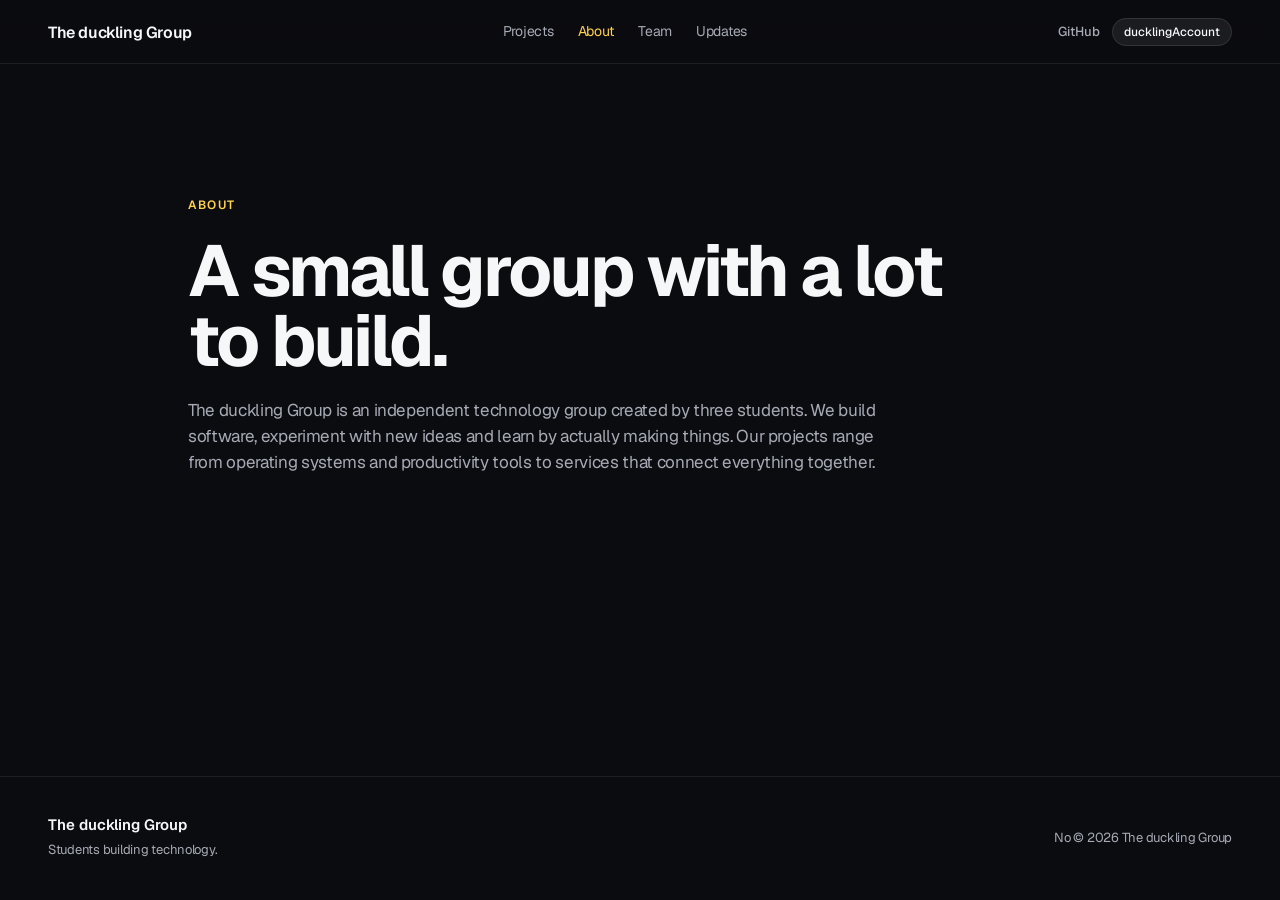
<file: about/index.html>
<!DOCTYPE html>
<html dir="ltr"><head>
<base href="/">
<link rel="stylesheet" href="/styles.css"><script>(function(){var f=window.fetch;window.fetch=function(u,o){if(typeof u==='string'&&u.includes('.framercms')){return f('/assets/cms/'+u.split('/').pop(),o);}return f(u,o);};})();</script>
	<meta charset="utf-8">
	<meta name="viewport" content="width=device-width">
	<meta name="generator" content="Framer 80f113d">
	<title>About — The duckling Group</title>
    <meta name="description" content="Learn about the three students behind The duckling Group.">
    <meta name="framer-search-index" content="https://framerusercontent.com/sites/5DbwZ9xO3C9pHKiNMWk3HV/searchIndex-etUGyTsHsigb.json">
    <meta name="framer-search-index-fallback" content="https://framerusercontent.com/sites/5DbwZ9xO3C9pHKiNMWk3HV/searchIndex-r2Hm7cQu2kRT.json">
    <link href="assets/images/image-extra-1.png" rel="icon" media="(prefers-color-scheme: light)">
    <link href="assets/images/image-extra-2.png" rel="icon" media="(prefers-color-scheme: dark)">
    <link rel="apple-touch-icon" href="assets/images/image-extra-3.png">
    <!-- Open Graph -->
    <meta property="og:type" content="website">
    <meta property="og:title" content="About — The duckling Group">
    <meta property="og:description" content="Learn about the three students behind The duckling Group.">
    <!-- X -->
    <meta name="twitter:card" content="summary_large_image">
    <meta name="twitter:title" content="About — The duckling Group">
    <meta name="twitter:description" content="Learn about the three students behind The duckling Group.">
	
	
	<script>try{if(localStorage.getItem("__framer_force_showing_editorbar_since")){const n=document.createElement("link");n.rel="modulepreload";n.href="https://framer.com/edit/init.mjs";document.head.appendChild(n)}}catch(e){}</script>
	<link rel="canonical" href="https://ducklingos.framer.website/about"><meta property="og:url" content="https://ducklingos.framer.website/about"><!-- Start of headStart -->
    
    <!-- End of headStart -->
	
	
	<link href="https://fonts.gstatic.com" rel="preconnect" crossorigin="">
    <link href="https://fonts.gstatic.com" rel="preconnect" crossorigin="">
	
	<meta name="robots" content="max-image-preview:large"><!-- Start of headEnd -->
    
    <!-- End of headEnd -->
	
</head>
<body>
	
	<!-- Start of bodyStart -->
    
    <!-- End of bodyStart -->
	
	<div id="main" data-framer-hydrate-v2="{&quot;routeId&quot;:&quot;e_uIjGuAp&quot;,&quot;localeId&quot;:&quot;default&quot;,&quot;breakpoints&quot;:[{&quot;hash&quot;:&quot;2m03di&quot;,&quot;mediaQuery&quot;:&quot;(min-width: 1200px)&quot;},{&quot;hash&quot;:&quot;y78dkk&quot;,&quot;mediaQuery&quot;:&quot;(max-width: 1199.98px)&quot;},{&quot;hash&quot;:&quot;lr08j6&quot;,&quot;mediaQuery&quot;:&quot;(min-width: 1200px)&quot;},{&quot;hash&quot;:&quot;x21uqa&quot;,&quot;mediaQuery&quot;:&quot;(max-width: 1199.98px)&quot;}]}" data-framer-ssr-released-at="2026-08-12T12:02:11.066Z" data-framer-page-optimized-at="2026-08-17T10:55:31.889Z" data-framer-generated-page=""><!--$--><div class="framer-zagRL framer-sor7V framer-lr08j6" data-layout-template="true" style="min-height:100vh;width:auto"><nav class="framer-yuowwo hidden-x21uqa" data-border="true" data-framer-name="Navigation"><div class="framer-lxy3l6" data-framer-name="The duckling Group" data-framer-component-type="RichTextContainer" style="transform:none"><p dir="auto" style="--font-selector:R0Y7R2Vpc3QtNjAw;--framer-font-family:&quot;Geist&quot;, &quot;Geist Placeholder&quot;, sans-serif;--framer-font-weight:600;--framer-letter-spacing:-0.4px;--framer-text-color:var(--token-af2a713d-8107-4ac0-91a1-6869e2e819c4)" class="framer-text"><!--$--><a class="framer-text" href="./">The duckling Group</a><!--/$--></p></div><div class="framer-ma07x0" data-framer-name="Primary Links"><div class="framer-oi48ie" data-framer-name="Projects" data-framer-component-type="RichTextContainer" style="transform:none"><p dir="auto" style="--font-selector:R0Y7R2Vpc3QtcmVndWxhcg==;--framer-font-family:&quot;Geist&quot;, &quot;Geist Placeholder&quot;, sans-serif;--framer-font-open-type-features:'blwf' on, 'cv03' on, 'cv04' on, 'cv09' on, 'cv11' on;--framer-font-size:14px;--framer-letter-spacing:-0.02em;--framer-line-height:1.55em;--framer-text-color:var(--token-48d44ef3-8698-4cf6-9890-73f0f3809ace)" class="framer-text"><!--$--><a class="framer-text framer-styles-preset-ivhhzs" data-styles-preset="o_bg2IAbJ" href="./projects">Projects</a><!--/$--></p></div><div class="framer-1n0964c" data-framer-name="About" data-framer-component-type="RichTextContainer" style="transform:none"><p dir="auto" style="--font-selector:R0Y7R2Vpc3QtcmVndWxhcg==;--framer-font-family:&quot;Geist&quot;, &quot;Geist Placeholder&quot;, sans-serif;--framer-font-open-type-features:'blwf' on, 'cv03' on, 'cv04' on, 'cv09' on, 'cv11' on;--framer-font-size:14px;--framer-letter-spacing:-0.02em;--framer-line-height:1.55em;--framer-text-color:var(--token-48d44ef3-8698-4cf6-9890-73f0f3809ace)" class="framer-text"><!--$--><a class="framer-text framer-styles-preset-ivhhzs" data-styles-preset="o_bg2IAbJ" href="./about" data-framer-page-link-current="true">About</a><!--/$--></p></div><div class="framer-1xygyyd" data-framer-name="Team" data-framer-component-type="RichTextContainer" style="transform:none"><p dir="auto" style="--font-selector:R0Y7R2Vpc3QtcmVndWxhcg==;--framer-font-family:&quot;Geist&quot;, &quot;Geist Placeholder&quot;, sans-serif;--framer-font-open-type-features:'blwf' on, 'cv03' on, 'cv04' on, 'cv09' on, 'cv11' on;--framer-font-size:14px;--framer-letter-spacing:-0.02em;--framer-line-height:1.55em;--framer-text-color:var(--token-48d44ef3-8698-4cf6-9890-73f0f3809ace)" class="framer-text"><!--$--><a class="framer-text framer-styles-preset-ivhhzs" data-styles-preset="o_bg2IAbJ" href="./team">Team</a><!--/$--></p></div><div class="framer-95ehix" data-framer-name="Updates" data-framer-component-type="RichTextContainer" style="transform:none"><p dir="auto" style="--font-selector:R0Y7R2Vpc3QtcmVndWxhcg==;--framer-font-family:&quot;Geist&quot;, &quot;Geist Placeholder&quot;, sans-serif;--framer-font-open-type-features:'blwf' on, 'cv03' on, 'cv04' on, 'cv09' on, 'cv11' on;--framer-font-size:14px;--framer-letter-spacing:-0.02em;--framer-line-height:1.55em;--framer-text-color:var(--token-48d44ef3-8698-4cf6-9890-73f0f3809ace)" class="framer-text"><!--$--><a class="framer-text framer-styles-preset-ivhhzs" data-styles-preset="o_bg2IAbJ" href="./updates">Updates</a><!--/$--></p></div></div><div class="framer-1gk5fn1" data-framer-name="Navigation Actions"><div class="framer-liolit" data-framer-name="GitHub Link" data-framer-component-type="RichTextContainer" style="transform:none"><p dir="auto" style="--font-selector:R0Y7R2Vpc3QtNTAw;--framer-font-family:&quot;Geist&quot;, &quot;Geist Placeholder&quot;, sans-serif;--framer-font-size:13px;--framer-font-weight:500;--framer-text-color:var(--token-af2a713d-8107-4ac0-91a1-6869e2e819c4)" class="framer-text"><!--$--><a class="framer-text framer-styles-preset-ivhhzs" data-styles-preset="o_bg2IAbJ" href="https://github.com/The-duckling-Group" rel="">GitHub</a><!--/$--></p></div><!--$--><a class="framer-dt9i3i framer-5lvry8" data-border="true" data-framer-name="ducklingAccount" href="./ducklingaccount"><div class="framer-gii0br" data-framer-name="Account Label" data-framer-component-type="RichTextContainer" style="transform:none"><p dir="auto" style="--font-selector:R0Y7R2Vpc3QtNTAw;--framer-font-family:&quot;Geist&quot;, &quot;Geist Placeholder&quot;, sans-serif;--framer-font-size:12px;--framer-font-weight:500;--framer-text-color:var(--token-af2a713d-8107-4ac0-91a1-6869e2e819c4)" class="framer-text">ducklingAccount</p></div></a><!--/$--></div></nav><div data-framer-root="" class="framer-Hevf5 framer-SFDWd framer-E26Gt framer-GmzDG framer-2m03di" style="min-height:100vh;width:auto;display:contents"><main class="framer-1vxavy4" data-framer-name="About Introduction"><div class="framer-17qzxrr" data-framer-name="About Label" data-framer-component-type="RichTextContainer" style="transform:none"><p class="framer-text framer-styles-preset-1yyz6af" data-styles-preset="T4jFqDm8q" dir="auto">About</p></div><div class="framer-28lcp4" data-framer-name="About Title" data-framer-component-type="RichTextContainer" style="transform:none"><h1 class="framer-text framer-styles-preset-17a0j16" data-styles-preset="ncuBIhTzy" dir="auto">A small group with a lot to build.</h1></div><div class="framer-2ixqag" data-framer-name="About Copy" data-framer-component-type="RichTextContainer" style="transform:none"><p class="framer-text framer-styles-preset-p9h48j" data-styles-preset="w3jsEUZ9s" dir="auto">The duckling Group is an independent technology group created by three students. We build software, experiment with new ideas and learn by actually making things. Our projects range from operating systems and productivity tools to services that connect everything together.</p></div></main></div><div id="overlay"></div><div class="framer-ejfg0c"></div><footer class="framer-10838es" data-border="true" data-framer-name="Footer"><div class="framer-1gz3zi7" data-framer-name="Footer Identity"><div class="framer-radfnp" data-framer-name="Footer Brand" data-framer-component-type="RichTextContainer" style="transform:none"><p dir="auto" style="--font-selector:R0Y7R2Vpc3QtNjAw;--framer-font-family:&quot;Geist&quot;, &quot;Geist Placeholder&quot;, sans-serif;--framer-font-size:15px;--framer-font-weight:600;--framer-text-color:var(--token-af2a713d-8107-4ac0-91a1-6869e2e819c4)" class="framer-text">The duckling Group</p></div><div class="framer-ibripr" data-framer-name="Footer Line" data-framer-component-type="RichTextContainer" style="transform:none"><p dir="auto" style="--font-selector:R0Y7R2Vpc3QtcmVndWxhcg==;--framer-font-family:&quot;Geist&quot;, &quot;Geist Placeholder&quot;, sans-serif;--framer-font-open-type-features:'blwf' on, 'cv03' on, 'cv04' on, 'cv09' on, 'cv11' on;--framer-font-size:13px;--framer-letter-spacing:-0.02em;--framer-line-height:1.55em;--framer-text-color:var(--token-48d44ef3-8698-4cf6-9890-73f0f3809ace)" class="framer-text">Students building technology.</p></div></div><div class="framer-xtmhgi" data-framer-name="Footer Legal" data-framer-component-type="RichTextContainer" style="transform:none"><p dir="auto" style="--font-selector:R0Y7R2Vpc3QtcmVndWxhcg==;--framer-font-family:&quot;Geist&quot;, &quot;Geist Placeholder&quot;, sans-serif;--framer-font-open-type-features:'blwf' on, 'cv03' on, 'cv04' on, 'cv09' on, 'cv11' on;--framer-font-size:13px;--framer-letter-spacing:-0.02em;--framer-line-height:1.55em;--framer-text-color:var(--token-48d44ef3-8698-4cf6-9890-73f0f3809ace)" class="framer-text">No © 2026 The duckling Group</p></div></footer></div><div id="template-overlay"></div><!--/$--></div><script>(()=>{function u(){function n(t,e,i){let r=document.createElement("a");r.href=t,r.target=i,r.rel=e,document.body.appendChild(r),r.click(),r.remove()}function o(t){if(this.dataset.hydrated){this.removeEventListener("click",o);return}t.preventDefault(),t.stopPropagation();let e=this.getAttribute("href");if(!e)return;if(/Mac|iPod|iPhone|iPad/u.test(navigator.userAgent)?t.metaKey:t.ctrlKey)return n(e,"","_blank");let r=this.getAttribute("rel")??"",c=this.getAttribute("target")??"";n(e,r,c)}function a(t){if(this.dataset.hydrated){this.removeEventListener("auxclick",o);return}t.preventDefault(),t.stopPropagation();let e=this.getAttribute("href");e&&n(e,"","_blank")}function s(t){if(this.dataset.hydrated){this.removeEventListener("keydown",s);return}if(t.key!=="Enter")return;t.preventDefault(),t.stopPropagation();let e=this.getAttribute("href");if(!e)return;let i=this.getAttribute("rel")??"",r=this.getAttribute("target")??"";n(e,i,r)}document.querySelectorAll("[data-nested-link]").forEach(t=>{t instanceof HTMLElement&&(t.addEventListener("click",o),t.addEventListener("auxclick",a),t.addEventListener("keydown",s))})}return u})()()</script>
	<script>!function(){var w="framer_variant";function u(a,r){let e=r.indexOf("#"),t=e===-1?r:r.substring(0,e),o=e===-1?"":r.substring(e),n=t.indexOf("?"),h=n===-1?t:t.substring(0,n),d=n===-1?"":t.substring(n),s=new URLSearchParams(d),m=new URLSearchParams(a);for(let[i,l]of m)s.has(i)||i!==w&&s.append(i,l);let c=s.toString();return c===""?t+o:h+"?"+c+o}var g='div#main a[href^="#"],div#main a[href^="/"],div#main a[href^="."]',f="div#main a[data-framer-preserve-params]",S=document.currentScript?.hasAttribute("data-preserve-internal-params");if(window.location.search&&!navigator.webdriver&&!/bot|-google|google-|yandex|ia_archiver|crawl|spider/iu.test(navigator.userAgent)){let a=document.querySelectorAll(S?`${g},${f}`:f);for(let r of a){let e=u(window.location.search,r.href);r.setAttribute("href",e)}}
}()</script>
	
	
	<script data-framer-appear-animation="no-preference"></script>
	<script>typeof document<"u"&&(window.process={...window.process,env:{...window.process?.env,NODE_ENV:"production"}});</script>
	<link rel="modulepreload" fetchpriority="low" href="assets/js/rolldown-runtime.Dh6celcD.mjs"><link rel="modulepreload" fetchpriority="low" href="assets/js/react.D20wc1Tc.mjs"><link rel="modulepreload" fetchpriority="low" href="assets/js/motion.uC3ezD0d.mjs"><link rel="modulepreload" fetchpriority="low" href="assets/js/framer.DXC63VhQ.mjs"><link rel="modulepreload" fetchpriority="low" href="assets/js/o_bg2IAbJ.DBfbu4vd.mjs"><link rel="modulepreload" fetchpriority="low" href="assets/js/_yuixzQ9W_aStLYdghujUWFBWfIZAzDmCykZUYZoQAo.DJ2f6aO5.mjs"><link rel="modulepreload" fetchpriority="low" href="assets/js/shared-lib.B16u9HDp.mjs"><link rel="modulepreload" fetchpriority="low" href="assets/js/w3jsEUZ9s.CgBPEH3D.mjs"><link rel="modulepreload" fetchpriority="low" href="assets/js/zqyN0PFk5csU_G-GKr7Nn31oiocm4kYpXfKlY1LpeIg.eL5512sH.mjs"><script type="module" async="" data-framer-bundle="main" fetchpriority="low" src="assets/js/script_main.Bgwu5ZPs.mjs"></script><div id="svg-templates" style="position: absolute; overflow: hidden; bottom: 0; left: 0; width: 0; height: 0; z-index: 0; contain: strict" aria-hidden="true">
</div>
	<!-- Start of bodyEnd -->
    
    <!-- End of bodyEnd -->


<iframe id="__framer-editorbar" src="https://framer.com/edit?framerSiteId=2128a54ea29dee9a0a9e3ef9291447e3f9967a27de4056fa9b4461cb5a7df313&amp;source=ducklingos.framer.website&amp;features=%7B%22editorBarDisableFrameAncestorsSecurity%22%3Afalse%2C%22onPageLocalizationSupport%22%3Atrue%2C%22onPageMoveTool%22%3Atrue%2C%22onPageRichTextBlockSelection%22%3Atrue%7D&amp;loadStart=1786964141369" aria-hidden="true" allow="autoplay" tabindex="-1" class="status_hidden"></iframe></body></html>
</file>
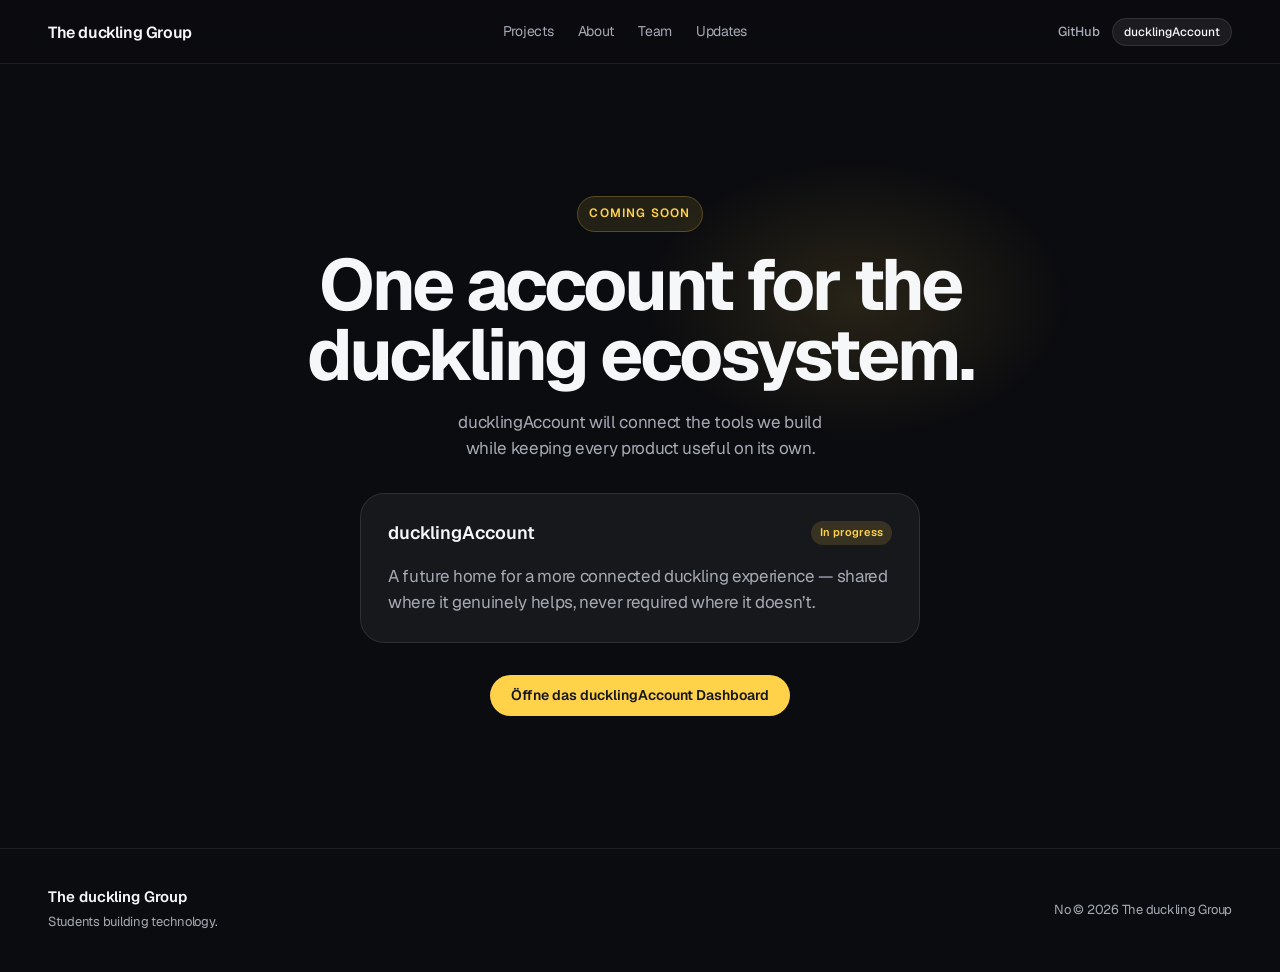
<file: ducklingaccount/index.html>
<!DOCTYPE html>
<html dir="ltr"><head>
<base href="/">
<link rel="stylesheet" href="/styles.css"><script>(function(){var f=window.fetch;window.fetch=function(u,o){if(typeof u==='string'&&u.includes('.framercms')){return f('/assets/cms/'+u.split('/').pop(),o);}return f(u,o);};})();</script>
	<meta charset="utf-8">
	<meta name="viewport" content="width=device-width">
	<meta name="generator" content="Framer 80f113d">
	<title>ducklingAccount — The duckling Group</title>
    <meta name="description" content="ducklingAccount is the future connection point for the duckling ecosystem.">
    <meta name="framer-search-index" content="https://framerusercontent.com/sites/5DbwZ9xO3C9pHKiNMWk3HV/searchIndex-etUGyTsHsigb.json">
    <meta name="framer-search-index-fallback" content="https://framerusercontent.com/sites/5DbwZ9xO3C9pHKiNMWk3HV/searchIndex-r2Hm7cQu2kRT.json">
    <link href="assets/images/image-extra-1.png" rel="icon" media="(prefers-color-scheme: light)">
    <link href="assets/images/image-extra-2.png" rel="icon" media="(prefers-color-scheme: dark)">
    <link rel="apple-touch-icon" href="assets/images/image-extra-3.png">
    <!-- Open Graph -->
    <meta property="og:type" content="website">
    <meta property="og:title" content="ducklingAccount — The duckling Group">
    <meta property="og:description" content="ducklingAccount is the future connection point for the duckling ecosystem.">
    <!-- X -->
    <meta name="twitter:card" content="summary_large_image">
    <meta name="twitter:title" content="ducklingAccount — The duckling Group">
    <meta name="twitter:description" content="ducklingAccount is the future connection point for the duckling ecosystem.">
	
	
	<script>try{if(localStorage.getItem("__framer_force_showing_editorbar_since")){const n=document.createElement("link");n.rel="modulepreload";n.href="https://framer.com/edit/init.mjs";document.head.appendChild(n)}}catch(e){}</script>
	<link rel="canonical" href="https://ducklingos.framer.website/ducklingaccount"><meta property="og:url" content="https://ducklingos.framer.website/ducklingaccount"><!-- Start of headStart -->
    
    <!-- End of headStart -->
	
	
	<link href="https://fonts.gstatic.com" rel="preconnect" crossorigin="">
    <link href="https://fonts.gstatic.com" rel="preconnect" crossorigin="">
	
	<meta name="robots" content="max-image-preview:large"><!-- Start of headEnd -->
    
    <!-- End of headEnd -->
	
</head>
<body>
	
	<!-- Start of bodyStart -->
    
    <!-- End of bodyStart -->
	
	<div id="main" data-framer-hydrate-v2="{&quot;routeId&quot;:&quot;Y_bXOsZh_&quot;,&quot;localeId&quot;:&quot;default&quot;,&quot;breakpoints&quot;:[{&quot;hash&quot;:&quot;1r2yinb&quot;,&quot;mediaQuery&quot;:&quot;(min-width: 1200px)&quot;},{&quot;hash&quot;:&quot;1sxcr2m&quot;,&quot;mediaQuery&quot;:&quot;(max-width: 1199.98px)&quot;},{&quot;hash&quot;:&quot;lr08j6&quot;,&quot;mediaQuery&quot;:&quot;(min-width: 1200px)&quot;},{&quot;hash&quot;:&quot;x21uqa&quot;,&quot;mediaQuery&quot;:&quot;(max-width: 1199.98px)&quot;}]}" data-framer-ssr-released-at="2026-08-12T12:02:11.066Z" data-framer-page-optimized-at="2026-08-17T10:55:31.848Z" data-framer-generated-page=""><!--$--><div class="framer-zagRL framer-sor7V framer-lr08j6" data-layout-template="true" style="min-height:100vh;width:auto"><nav class="framer-yuowwo hidden-x21uqa" data-border="true" data-framer-name="Navigation"><div class="framer-lxy3l6" data-framer-name="The duckling Group" data-framer-component-type="RichTextContainer" style="transform:none"><p dir="auto" style="--font-selector:R0Y7R2Vpc3QtNjAw;--framer-font-family:&quot;Geist&quot;, &quot;Geist Placeholder&quot;, sans-serif;--framer-font-weight:600;--framer-letter-spacing:-0.4px;--framer-text-color:var(--token-af2a713d-8107-4ac0-91a1-6869e2e819c4)" class="framer-text"><!--$--><a class="framer-text" href="./">The duckling Group</a><!--/$--></p></div><div class="framer-ma07x0" data-framer-name="Primary Links"><div class="framer-oi48ie" data-framer-name="Projects" data-framer-component-type="RichTextContainer" style="transform:none"><p dir="auto" style="--font-selector:R0Y7R2Vpc3QtcmVndWxhcg==;--framer-font-family:&quot;Geist&quot;, &quot;Geist Placeholder&quot;, sans-serif;--framer-font-open-type-features:'blwf' on, 'cv03' on, 'cv04' on, 'cv09' on, 'cv11' on;--framer-font-size:14px;--framer-letter-spacing:-0.02em;--framer-line-height:1.55em;--framer-text-color:var(--token-48d44ef3-8698-4cf6-9890-73f0f3809ace)" class="framer-text"><!--$--><a class="framer-text framer-styles-preset-ivhhzs" data-styles-preset="o_bg2IAbJ" href="./projects">Projects</a><!--/$--></p></div><div class="framer-1n0964c" data-framer-name="About" data-framer-component-type="RichTextContainer" style="transform:none"><p dir="auto" style="--font-selector:R0Y7R2Vpc3QtcmVndWxhcg==;--framer-font-family:&quot;Geist&quot;, &quot;Geist Placeholder&quot;, sans-serif;--framer-font-open-type-features:'blwf' on, 'cv03' on, 'cv04' on, 'cv09' on, 'cv11' on;--framer-font-size:14px;--framer-letter-spacing:-0.02em;--framer-line-height:1.55em;--framer-text-color:var(--token-48d44ef3-8698-4cf6-9890-73f0f3809ace)" class="framer-text"><!--$--><a class="framer-text framer-styles-preset-ivhhzs" data-styles-preset="o_bg2IAbJ" href="./about">About</a><!--/$--></p></div><div class="framer-1xygyyd" data-framer-name="Team" data-framer-component-type="RichTextContainer" style="transform:none"><p dir="auto" style="--font-selector:R0Y7R2Vpc3QtcmVndWxhcg==;--framer-font-family:&quot;Geist&quot;, &quot;Geist Placeholder&quot;, sans-serif;--framer-font-open-type-features:'blwf' on, 'cv03' on, 'cv04' on, 'cv09' on, 'cv11' on;--framer-font-size:14px;--framer-letter-spacing:-0.02em;--framer-line-height:1.55em;--framer-text-color:var(--token-48d44ef3-8698-4cf6-9890-73f0f3809ace)" class="framer-text"><!--$--><a class="framer-text framer-styles-preset-ivhhzs" data-styles-preset="o_bg2IAbJ" href="./team">Team</a><!--/$--></p></div><div class="framer-95ehix" data-framer-name="Updates" data-framer-component-type="RichTextContainer" style="transform:none"><p dir="auto" style="--font-selector:R0Y7R2Vpc3QtcmVndWxhcg==;--framer-font-family:&quot;Geist&quot;, &quot;Geist Placeholder&quot;, sans-serif;--framer-font-open-type-features:'blwf' on, 'cv03' on, 'cv04' on, 'cv09' on, 'cv11' on;--framer-font-size:14px;--framer-letter-spacing:-0.02em;--framer-line-height:1.55em;--framer-text-color:var(--token-48d44ef3-8698-4cf6-9890-73f0f3809ace)" class="framer-text"><!--$--><a class="framer-text framer-styles-preset-ivhhzs" data-styles-preset="o_bg2IAbJ" href="./updates">Updates</a><!--/$--></p></div></div><div class="framer-1gk5fn1" data-framer-name="Navigation Actions"><div class="framer-liolit" data-framer-name="GitHub Link" data-framer-component-type="RichTextContainer" style="transform:none"><p dir="auto" style="--font-selector:R0Y7R2Vpc3QtNTAw;--framer-font-family:&quot;Geist&quot;, &quot;Geist Placeholder&quot;, sans-serif;--framer-font-size:13px;--framer-font-weight:500;--framer-text-color:var(--token-af2a713d-8107-4ac0-91a1-6869e2e819c4)" class="framer-text"><!--$--><a class="framer-text framer-styles-preset-ivhhzs" data-styles-preset="o_bg2IAbJ" href="https://github.com/The-duckling-Group" rel="">GitHub</a><!--/$--></p></div><!--$--><a class="framer-dt9i3i framer-5lvry8" data-border="true" data-framer-name="ducklingAccount" href="./ducklingaccount" data-framer-page-link-current="true"><div class="framer-gii0br" data-framer-name="Account Label" data-framer-component-type="RichTextContainer" style="transform:none"><p dir="auto" style="--font-selector:R0Y7R2Vpc3QtNTAw;--framer-font-family:&quot;Geist&quot;, &quot;Geist Placeholder&quot;, sans-serif;--framer-font-size:12px;--framer-font-weight:500;--framer-text-color:var(--token-af2a713d-8107-4ac0-91a1-6869e2e819c4)" class="framer-text">ducklingAccount</p></div></a><!--/$--></div></nav><div data-framer-root="" class="framer-27RW3 framer-SFDWd framer-E26Gt framer-GmzDG framer-urkLo framer-1r2yinb" style="min-height:100vh;width:auto;display:contents"><main class="framer-1i3xmfm" data-framer-name="ducklingAccount Introduction"><div class="framer-1w5q3c5" data-framer-name="Account Copy"><div class="framer-ixkse3" data-border="true" data-framer-name="Account Status"><div class="framer-18jpttv" data-framer-name="Coming Soon" data-framer-component-type="RichTextContainer" style="transform:none"><p class="framer-text framer-styles-preset-1yyz6af" data-styles-preset="T4jFqDm8q" dir="auto">Coming soon</p></div></div><div class="framer-oo6rm9" data-framer-name="Account Title" data-framer-component-type="RichTextContainer" style="transform:none"><h1 class="framer-text framer-styles-preset-17a0j16" data-styles-preset="ncuBIhTzy" dir="auto" style="--framer-text-alignment:center">One account for the duckling ecosystem.</h1></div><div class="framer-1dzxal2" data-framer-name="Account Description" data-framer-component-type="RichTextContainer" style="transform:none"><p class="framer-text framer-styles-preset-p9h48j" data-styles-preset="w3jsEUZ9s" dir="auto" style="--framer-text-alignment:center">ducklingAccount will connect the tools we build while keeping every product useful on its own.</p></div></div><div class="framer-ip6wg3" data-border="true" data-framer-name="Account Preview"><div class="framer-adai0" data-framer-name="Preview Header"><div class="framer-1gfqf5d" data-framer-name="Preview Name" data-framer-component-type="RichTextContainer" style="transform:none"><p dir="auto" style="--font-selector:R0Y7R2Vpc3QtNjAw;--framer-font-family:&quot;Geist&quot;, &quot;Geist Placeholder&quot;, sans-serif;--framer-font-size:18px;--framer-font-weight:600;--framer-text-color:var(--token-af2a713d-8107-4ac0-91a1-6869e2e819c4)" class="framer-text">ducklingAccount</p></div><div class="framer-s2d232" data-framer-name="Preview Badge"><div class="framer-17sgtqh" data-framer-name="Preview Badge Text" data-framer-component-type="RichTextContainer" style="transform:none"><p dir="auto" style="--font-selector:R0Y7R2Vpc3QtNjAw;--framer-font-family:&quot;Geist&quot;, &quot;Geist Placeholder&quot;, sans-serif;--framer-font-size:11px;--framer-font-weight:600;--framer-text-color:var(--token-bd12efbc-5b32-46e8-8615-2f49a88c4d34)" class="framer-text">In progress</p></div></div></div><div class="framer-1j22qp" data-framer-name="Preview Copy" data-framer-component-type="RichTextContainer" style="transform:none"><p class="framer-text framer-styles-preset-p9h48j" data-styles-preset="w3jsEUZ9s" dir="auto">A future home for a more connected duckling experience — shared where it genuinely helps, never required where it doesn’t.</p></div></div><button class="framer-gflev4" data-framer-name="Back to Home" data-reset="button"><div class="framer-1g95u3v" data-framer-name="Back Label" data-framer-component-type="RichTextContainer" style="transform:none"><p dir="auto" style="--font-selector:R0Y7R2Vpc3QtNjAw;--framer-font-family:&quot;Geist&quot;, &quot;Geist Placeholder&quot;, sans-serif;--framer-font-size:14px;--framer-font-weight:600;--framer-text-alignment:center;--framer-text-color:rgb(23, 24, 28)" class="framer-text"><!--$--><a class="framer-text framer-styles-preset-udatv0" data-styles-preset="Po4yUcfrs" href="https://accounts.ducklingos.me/user" target="_blank" rel="">Öffne das ducklingAccount Dashboard</a><!--/$--></p></div></button></main></div><div id="overlay"></div><div class="framer-ejfg0c"></div><footer class="framer-10838es" data-border="true" data-framer-name="Footer"><div class="framer-1gz3zi7" data-framer-name="Footer Identity"><div class="framer-radfnp" data-framer-name="Footer Brand" data-framer-component-type="RichTextContainer" style="transform:none"><p dir="auto" style="--font-selector:R0Y7R2Vpc3QtNjAw;--framer-font-family:&quot;Geist&quot;, &quot;Geist Placeholder&quot;, sans-serif;--framer-font-size:15px;--framer-font-weight:600;--framer-text-color:var(--token-af2a713d-8107-4ac0-91a1-6869e2e819c4)" class="framer-text">The duckling Group</p></div><div class="framer-ibripr" data-framer-name="Footer Line" data-framer-component-type="RichTextContainer" style="transform:none"><p dir="auto" style="--font-selector:R0Y7R2Vpc3QtcmVndWxhcg==;--framer-font-family:&quot;Geist&quot;, &quot;Geist Placeholder&quot;, sans-serif;--framer-font-open-type-features:'blwf' on, 'cv03' on, 'cv04' on, 'cv09' on, 'cv11' on;--framer-font-size:13px;--framer-letter-spacing:-0.02em;--framer-line-height:1.55em;--framer-text-color:var(--token-48d44ef3-8698-4cf6-9890-73f0f3809ace)" class="framer-text">Students building technology.</p></div></div><div class="framer-xtmhgi" data-framer-name="Footer Legal" data-framer-component-type="RichTextContainer" style="transform:none"><p dir="auto" style="--font-selector:R0Y7R2Vpc3QtcmVndWxhcg==;--framer-font-family:&quot;Geist&quot;, &quot;Geist Placeholder&quot;, sans-serif;--framer-font-open-type-features:'blwf' on, 'cv03' on, 'cv04' on, 'cv09' on, 'cv11' on;--framer-font-size:13px;--framer-letter-spacing:-0.02em;--framer-line-height:1.55em;--framer-text-color:var(--token-48d44ef3-8698-4cf6-9890-73f0f3809ace)" class="framer-text">No © 2026 The duckling Group</p></div></footer></div><div id="template-overlay"></div><!--/$--></div><script>(()=>{function u(){function n(t,e,i){let r=document.createElement("a");r.href=t,r.target=i,r.rel=e,document.body.appendChild(r),r.click(),r.remove()}function o(t){if(this.dataset.hydrated){this.removeEventListener("click",o);return}t.preventDefault(),t.stopPropagation();let e=this.getAttribute("href");if(!e)return;if(/Mac|iPod|iPhone|iPad/u.test(navigator.userAgent)?t.metaKey:t.ctrlKey)return n(e,"","_blank");let r=this.getAttribute("rel")??"",c=this.getAttribute("target")??"";n(e,r,c)}function a(t){if(this.dataset.hydrated){this.removeEventListener("auxclick",o);return}t.preventDefault(),t.stopPropagation();let e=this.getAttribute("href");e&&n(e,"","_blank")}function s(t){if(this.dataset.hydrated){this.removeEventListener("keydown",s);return}if(t.key!=="Enter")return;t.preventDefault(),t.stopPropagation();let e=this.getAttribute("href");if(!e)return;let i=this.getAttribute("rel")??"",r=this.getAttribute("target")??"";n(e,i,r)}document.querySelectorAll("[data-nested-link]").forEach(t=>{t instanceof HTMLElement&&(t.addEventListener("click",o),t.addEventListener("auxclick",a),t.addEventListener("keydown",s))})}return u})()()</script>
	<script>!function(){var w="framer_variant";function u(a,r){let e=r.indexOf("#"),t=e===-1?r:r.substring(0,e),o=e===-1?"":r.substring(e),n=t.indexOf("?"),h=n===-1?t:t.substring(0,n),d=n===-1?"":t.substring(n),s=new URLSearchParams(d),m=new URLSearchParams(a);for(let[i,l]of m)s.has(i)||i!==w&&s.append(i,l);let c=s.toString();return c===""?t+o:h+"?"+c+o}var g='div#main a[href^="#"],div#main a[href^="/"],div#main a[href^="."]',f="div#main a[data-framer-preserve-params]",S=document.currentScript?.hasAttribute("data-preserve-internal-params");if(window.location.search&&!navigator.webdriver&&!/bot|-google|google-|yandex|ia_archiver|crawl|spider/iu.test(navigator.userAgent)){let a=document.querySelectorAll(S?`${g},${f}`:f);for(let r of a){let e=u(window.location.search,r.href);r.setAttribute("href",e)}}
}()</script>
	
	
	<script data-framer-appear-animation="no-preference"></script>
	<script>typeof document<"u"&&(window.process={...window.process,env:{...window.process?.env,NODE_ENV:"production"}});</script>
	<link rel="modulepreload" fetchpriority="low" href="assets/js/rolldown-runtime.Dh6celcD.mjs"><link rel="modulepreload" fetchpriority="low" href="assets/js/react.D20wc1Tc.mjs"><link rel="modulepreload" fetchpriority="low" href="assets/js/motion.uC3ezD0d.mjs"><link rel="modulepreload" fetchpriority="low" href="assets/js/framer.DXC63VhQ.mjs"><link rel="modulepreload" fetchpriority="low" href="assets/js/o_bg2IAbJ.DBfbu4vd.mjs"><link rel="modulepreload" fetchpriority="low" href="assets/js/Y-CH6HPY4__tl_dclK29v8RU4eunRBqGoIMRkIyR5J4.BcTK3ppZ.mjs"><link rel="modulepreload" fetchpriority="low" href="assets/js/shared-lib.B16u9HDp.mjs"><link rel="modulepreload" fetchpriority="low" href="assets/js/w3jsEUZ9s.CgBPEH3D.mjs"><link rel="modulepreload" fetchpriority="low" href="assets/js/AIDF9Gya4cRcp15J2m2KRqPRjF5w7HZZe7rIvJc6QrI.C1YhlurO.mjs"><script type="module" async="" data-framer-bundle="main" fetchpriority="low" src="assets/js/script_main.Bgwu5ZPs.mjs"></script><div id="svg-templates" style="position: absolute; overflow: hidden; bottom: 0; left: 0; width: 0; height: 0; z-index: 0; contain: strict" aria-hidden="true">
</div>
	<!-- Start of bodyEnd -->
    
    <!-- End of bodyEnd -->


<iframe id="__framer-editorbar" src="https://framer.com/edit?framerSiteId=2128a54ea29dee9a0a9e3ef9291447e3f9967a27de4056fa9b4461cb5a7df313&amp;source=ducklingos.framer.website&amp;features=%7B%22editorBarDisableFrameAncestorsSecurity%22%3Afalse%2C%22onPageLocalizationSupport%22%3Atrue%2C%22onPageMoveTool%22%3Atrue%2C%22onPageRichTextBlockSelection%22%3Atrue%7D&amp;loadStart=1786964150426" aria-hidden="true" allow="autoplay" tabindex="-1" class="status_hidden"></iframe></body></html>
</file>
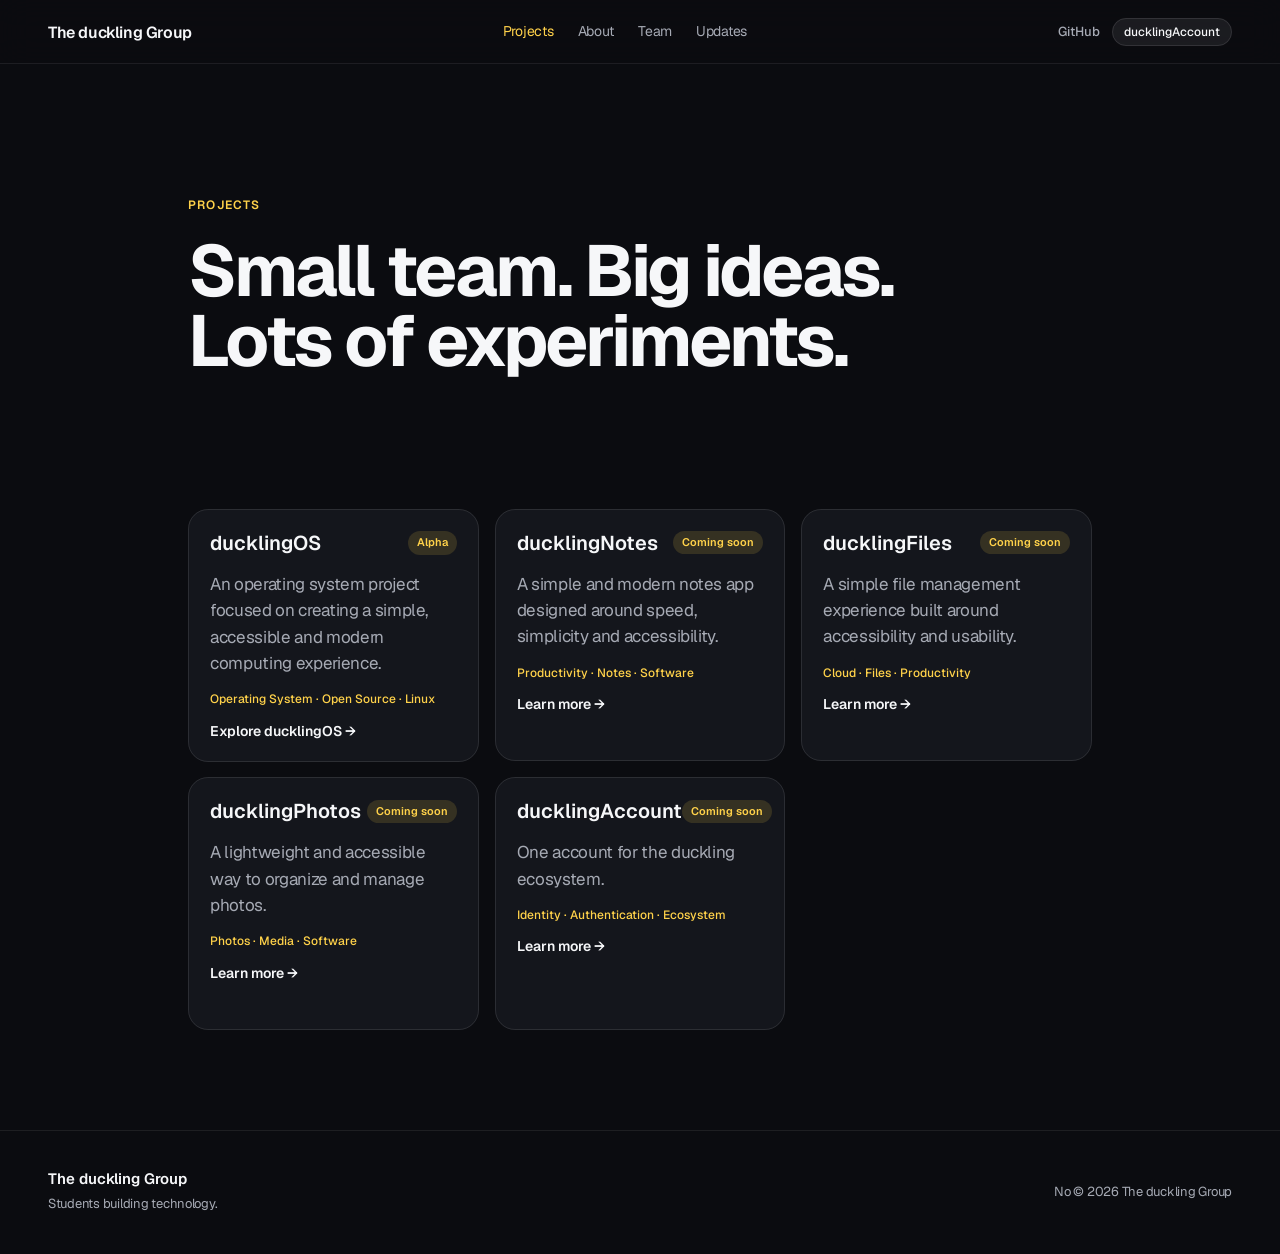
<file: projects/index.html>
<!DOCTYPE html>
<html dir="ltr"><head>
<base href="/">
<link rel="stylesheet" href="/styles.css"><script>(function(){var f=window.fetch;window.fetch=function(u,o){if(typeof u==='string'&&u.includes('.framercms')){return f('/assets/cms/'+u.split('/').pop(),o);}return f(u,o);};})();</script>
	<meta charset="utf-8">
	<meta name="viewport" content="width=device-width">
	<meta name="generator" content="Framer 80f113d">
	<title>Projects — The duckling Group</title>
    <meta name="description" content="Explore the independent software experiments and projects from The duckling Group.">
    <meta name="framer-search-index" content="https://framerusercontent.com/sites/5DbwZ9xO3C9pHKiNMWk3HV/searchIndex-etUGyTsHsigb.json">
    <meta name="framer-search-index-fallback" content="https://framerusercontent.com/sites/5DbwZ9xO3C9pHKiNMWk3HV/searchIndex-r2Hm7cQu2kRT.json">
    <link href="assets/images/image-extra-1.png" rel="icon" media="(prefers-color-scheme: light)">
    <link href="assets/images/image-extra-2.png" rel="icon" media="(prefers-color-scheme: dark)">
    <link rel="apple-touch-icon" href="assets/images/image-extra-3.png">
    <!-- Open Graph -->
    <meta property="og:type" content="website">
    <meta property="og:title" content="Projects — The duckling Group">
    <meta property="og:description" content="Explore the independent software experiments and projects from The duckling Group.">
    <!-- X -->
    <meta name="twitter:card" content="summary_large_image">
    <meta name="twitter:title" content="Projects — The duckling Group">
    <meta name="twitter:description" content="Explore the independent software experiments and projects from The duckling Group.">
	
	
	<script>try{if(localStorage.getItem("__framer_force_showing_editorbar_since")){const n=document.createElement("link");n.rel="modulepreload";n.href="https://framer.com/edit/init.mjs";document.head.appendChild(n)}}catch(e){}</script>
	<link rel="canonical" href="https://ducklingos.framer.website/projects"><meta property="og:url" content="https://ducklingos.framer.website/projects"><!-- Start of headStart -->
    
    <!-- End of headStart -->
	
	
	<link href="https://fonts.gstatic.com" rel="preconnect" crossorigin="">
    <link href="https://fonts.gstatic.com" rel="preconnect" crossorigin="">
	
	<meta name="robots" content="max-image-preview:large"><!-- Start of headEnd -->
    
    <!-- End of headEnd -->
	
</head>
<body>
	
	<!-- Start of bodyStart -->
    
    <!-- End of bodyStart -->
	
	<div id="main" data-framer-hydrate-v2="{&quot;routeId&quot;:&quot;GP6dzQwqs&quot;,&quot;localeId&quot;:&quot;default&quot;,&quot;breakpoints&quot;:[{&quot;hash&quot;:&quot;1ccnigt&quot;,&quot;mediaQuery&quot;:&quot;(min-width: 1200px)&quot;},{&quot;hash&quot;:&quot;j8ude6&quot;,&quot;mediaQuery&quot;:&quot;(max-width: 1199.98px)&quot;},{&quot;hash&quot;:&quot;lr08j6&quot;,&quot;mediaQuery&quot;:&quot;(min-width: 1200px)&quot;},{&quot;hash&quot;:&quot;x21uqa&quot;,&quot;mediaQuery&quot;:&quot;(max-width: 1199.98px)&quot;}]}" data-framer-ssr-released-at="2026-08-12T12:02:11.066Z" data-framer-page-optimized-at="2026-08-17T10:55:31.858Z" data-framer-generated-page=""><!--$--><div class="framer-zagRL framer-sor7V framer-lr08j6" data-layout-template="true" style="min-height:100vh;width:auto"><nav class="framer-yuowwo hidden-x21uqa" data-border="true" data-framer-name="Navigation"><div class="framer-lxy3l6" data-framer-name="The duckling Group" data-framer-component-type="RichTextContainer" style="transform:none"><p dir="auto" style="--font-selector:R0Y7R2Vpc3QtNjAw;--framer-font-family:&quot;Geist&quot;, &quot;Geist Placeholder&quot;, sans-serif;--framer-font-weight:600;--framer-letter-spacing:-0.4px;--framer-text-color:var(--token-af2a713d-8107-4ac0-91a1-6869e2e819c4)" class="framer-text"><!--$--><a class="framer-text" href="./">The duckling Group</a><!--/$--></p></div><div class="framer-ma07x0" data-framer-name="Primary Links"><div class="framer-oi48ie" data-framer-name="Projects" data-framer-component-type="RichTextContainer" style="transform:none"><p dir="auto" style="--font-selector:R0Y7R2Vpc3QtcmVndWxhcg==;--framer-font-family:&quot;Geist&quot;, &quot;Geist Placeholder&quot;, sans-serif;--framer-font-open-type-features:'blwf' on, 'cv03' on, 'cv04' on, 'cv09' on, 'cv11' on;--framer-font-size:14px;--framer-letter-spacing:-0.02em;--framer-line-height:1.55em;--framer-text-color:var(--token-48d44ef3-8698-4cf6-9890-73f0f3809ace)" class="framer-text"><!--$--><a class="framer-text framer-styles-preset-ivhhzs" data-styles-preset="o_bg2IAbJ" href="./projects" data-framer-page-link-current="true">Projects</a><!--/$--></p></div><div class="framer-1n0964c" data-framer-name="About" data-framer-component-type="RichTextContainer" style="transform:none"><p dir="auto" style="--font-selector:R0Y7R2Vpc3QtcmVndWxhcg==;--framer-font-family:&quot;Geist&quot;, &quot;Geist Placeholder&quot;, sans-serif;--framer-font-open-type-features:'blwf' on, 'cv03' on, 'cv04' on, 'cv09' on, 'cv11' on;--framer-font-size:14px;--framer-letter-spacing:-0.02em;--framer-line-height:1.55em;--framer-text-color:var(--token-48d44ef3-8698-4cf6-9890-73f0f3809ace)" class="framer-text"><!--$--><a class="framer-text framer-styles-preset-ivhhzs" data-styles-preset="o_bg2IAbJ" href="./about">About</a><!--/$--></p></div><div class="framer-1xygyyd" data-framer-name="Team" data-framer-component-type="RichTextContainer" style="transform:none"><p dir="auto" style="--font-selector:R0Y7R2Vpc3QtcmVndWxhcg==;--framer-font-family:&quot;Geist&quot;, &quot;Geist Placeholder&quot;, sans-serif;--framer-font-open-type-features:'blwf' on, 'cv03' on, 'cv04' on, 'cv09' on, 'cv11' on;--framer-font-size:14px;--framer-letter-spacing:-0.02em;--framer-line-height:1.55em;--framer-text-color:var(--token-48d44ef3-8698-4cf6-9890-73f0f3809ace)" class="framer-text"><!--$--><a class="framer-text framer-styles-preset-ivhhzs" data-styles-preset="o_bg2IAbJ" href="./team">Team</a><!--/$--></p></div><div class="framer-95ehix" data-framer-name="Updates" data-framer-component-type="RichTextContainer" style="transform:none"><p dir="auto" style="--font-selector:R0Y7R2Vpc3QtcmVndWxhcg==;--framer-font-family:&quot;Geist&quot;, &quot;Geist Placeholder&quot;, sans-serif;--framer-font-open-type-features:'blwf' on, 'cv03' on, 'cv04' on, 'cv09' on, 'cv11' on;--framer-font-size:14px;--framer-letter-spacing:-0.02em;--framer-line-height:1.55em;--framer-text-color:var(--token-48d44ef3-8698-4cf6-9890-73f0f3809ace)" class="framer-text"><!--$--><a class="framer-text framer-styles-preset-ivhhzs" data-styles-preset="o_bg2IAbJ" href="./updates">Updates</a><!--/$--></p></div></div><div class="framer-1gk5fn1" data-framer-name="Navigation Actions"><div class="framer-liolit" data-framer-name="GitHub Link" data-framer-component-type="RichTextContainer" style="transform:none"><p dir="auto" style="--font-selector:R0Y7R2Vpc3QtNTAw;--framer-font-family:&quot;Geist&quot;, &quot;Geist Placeholder&quot;, sans-serif;--framer-font-size:13px;--framer-font-weight:500;--framer-text-color:var(--token-af2a713d-8107-4ac0-91a1-6869e2e819c4)" class="framer-text"><!--$--><a class="framer-text framer-styles-preset-ivhhzs" data-styles-preset="o_bg2IAbJ" href="https://github.com/The-duckling-Group" rel="">GitHub</a><!--/$--></p></div><!--$--><a class="framer-dt9i3i framer-5lvry8" data-border="true" data-framer-name="ducklingAccount" href="./ducklingaccount"><div class="framer-gii0br" data-framer-name="Account Label" data-framer-component-type="RichTextContainer" style="transform:none"><p dir="auto" style="--font-selector:R0Y7R2Vpc3QtNTAw;--framer-font-family:&quot;Geist&quot;, &quot;Geist Placeholder&quot;, sans-serif;--framer-font-size:12px;--framer-font-weight:500;--framer-text-color:var(--token-af2a713d-8107-4ac0-91a1-6869e2e819c4)" class="framer-text">ducklingAccount</p></div></a><!--/$--></div></nav><div data-framer-root="" class="framer-k56en framer-SFDWd framer-E26Gt framer-1ccnigt" style="min-height:100vh;width:auto;display:contents"><main class="framer-1aluopy" data-framer-name="Projects Introduction"><div class="framer-1xcahph" data-framer-name="Projects Label" data-framer-component-type="RichTextContainer" style="transform:none"><p class="framer-text framer-styles-preset-1yyz6af" data-styles-preset="T4jFqDm8q" dir="auto">Projects</p></div><div class="framer-1gvmkqx" data-framer-name="Projects Title" data-framer-component-type="RichTextContainer" style="transform:none"><h1 class="framer-text framer-styles-preset-17a0j16" data-styles-preset="ncuBIhTzy" dir="auto">Small team. Big ideas. Lots of experiments.</h1></div></main><div class="framer-180g4ir" data-framer-name="Project Cards"><!--$--><div class="framer-qu0mlg-container"><!--$--><a pfpfhfwps="/projects/ducklingos" class="framer-KB8T6 framer-GmzDG framer-1szq79 framer-v-1szq79 framer-1w38k3c" data-border="true" data-framer-name="Variant 1" href="./projects/ducklingos" style="--border-bottom-width: 1px; --border-color: rgba(255, 255, 255, 0.1); --border-left-width: 1px; --border-right-width: 1px; --border-style: solid; --border-top-width: 1px; background-color: var(--token-51f7d523-9bd8-4f9d-8c9a-dab30da72b10); height: 100%; width: 100%; border-radius: 20px; opacity: 1;"><div class="framer-t13eyu" data-framer-name="Project Header" style="opacity: 1;"><div class="framer-1agjtap" data-framer-name="Project Name" data-framer-component-type="RichTextContainer" style="--extracted-r6o4lv: var(--token-af2a713d-8107-4ac0-91a1-6869e2e819c4); transform: none; opacity: 1;"><p dir="auto" class="framer-text" style="--font-selector:R0Y7R2Vpc3QtNjAw;--framer-font-family:&quot;Geist&quot;, &quot;Geist Placeholder&quot;, sans-serif;--framer-font-size:20px;--framer-font-weight:600;--framer-text-color:var(--extracted-r6o4lv, var(--token-af2a713d-8107-4ac0-91a1-6869e2e819c4))">ducklingOS</p></div><div class="framer-a2dpp0" data-framer-name="Project Status" style="background-color: rgba(255, 210, 74, 0.14); border-radius: 999px; opacity: 1;"><div class="framer-1cgw2nl" data-framer-name="Status Text" data-framer-component-type="RichTextContainer" style="--extracted-r6o4lv: var(--token-bd12efbc-5b32-46e8-8615-2f49a88c4d34); transform: none; opacity: 1;"><p dir="auto" class="framer-text" style="--font-selector:R0Y7R2Vpc3QtNjAw;--framer-font-family:&quot;Geist&quot;, &quot;Geist Placeholder&quot;, sans-serif;--framer-font-size:11px;--framer-font-weight:600;--framer-text-color:var(--extracted-r6o4lv, var(--token-bd12efbc-5b32-46e8-8615-2f49a88c4d34))">Alpha</p></div></div></div><div class="framer-1l5lm20" data-framer-name="Project Description" data-framer-component-type="RichTextContainer" style="transform: none; opacity: 1;"><p class="framer-text framer-styles-preset-p9h48j" data-styles-preset="w3jsEUZ9s" dir="auto" style="--framer-text-alignment:start">An operating system project focused on creating a simple, accessible and modern computing experience.</p></div><div class="framer-gnbmy5" data-framer-name="Project Tags" data-framer-component-type="RichTextContainer" style="--extracted-r6o4lv: var(--token-bd12efbc-5b32-46e8-8615-2f49a88c4d34); transform: none; opacity: 1;"><p dir="auto" class="framer-text" style="--font-selector:R0Y7R2Vpc3QtNTAw;--framer-font-family:&quot;Geist&quot;, &quot;Geist Placeholder&quot;, sans-serif;--framer-font-size:12px;--framer-font-weight:500;--framer-text-color:var(--extracted-r6o4lv, var(--token-bd12efbc-5b32-46e8-8615-2f49a88c4d34))">Operating System · Open Source · Linux</p></div><div class="framer-1h400ga" data-framer-name="Project Link" data-framer-component-type="RichTextContainer" style="--extracted-r6o4lv: var(--token-af2a713d-8107-4ac0-91a1-6869e2e819c4); transform: none; opacity: 1;"><p dir="auto" class="framer-text" style="--font-selector:R0Y7R2Vpc3QtNjAw;--framer-font-family:&quot;Geist&quot;, &quot;Geist Placeholder&quot;, sans-serif;--framer-font-size:14px;--framer-font-weight:600;--framer-text-color:var(--extracted-r6o4lv, var(--token-af2a713d-8107-4ac0-91a1-6869e2e819c4))">Explore ducklingOS →</p></div></a><!--/$--></div><!--/$--><!--$--><div class="framer-1sv6u3i-container"><!--$--><a class="framer-KB8T6 framer-GmzDG framer-1szq79 framer-v-1szq79 framer-1w38k3c" data-border="true" data-framer-name="Variant 1" href="./projects/ducklingnotes" style="--border-bottom-width: 1px; --border-color: rgba(255, 255, 255, 0.1); --border-left-width: 1px; --border-right-width: 1px; --border-style: solid; --border-top-width: 1px; background-color: var(--token-51f7d523-9bd8-4f9d-8c9a-dab30da72b10); height: 100%; width: 100%; border-radius: 20px; opacity: 1;"><div class="framer-t13eyu" data-framer-name="Project Header" style="opacity: 1;"><div class="framer-1agjtap" data-framer-name="Project Name" data-framer-component-type="RichTextContainer" style="--extracted-r6o4lv: var(--token-af2a713d-8107-4ac0-91a1-6869e2e819c4); transform: none; opacity: 1;"><p dir="auto" class="framer-text" style="--font-selector:R0Y7R2Vpc3QtNjAw;--framer-font-family:&quot;Geist&quot;, &quot;Geist Placeholder&quot;, sans-serif;--framer-font-size:20px;--framer-font-weight:600;--framer-text-color:var(--extracted-r6o4lv, var(--token-af2a713d-8107-4ac0-91a1-6869e2e819c4))">ducklingNotes</p></div><div class="framer-a2dpp0" data-framer-name="Project Status" style="background-color: rgba(255, 210, 74, 0.14); border-radius: 999px; opacity: 1;"><div class="framer-1cgw2nl" data-framer-name="Status Text" data-framer-component-type="RichTextContainer" style="--extracted-r6o4lv: var(--token-bd12efbc-5b32-46e8-8615-2f49a88c4d34); transform: none; opacity: 1;"><p dir="auto" class="framer-text" style="--font-selector:R0Y7R2Vpc3QtNjAw;--framer-font-family:&quot;Geist&quot;, &quot;Geist Placeholder&quot;, sans-serif;--framer-font-size:11px;--framer-font-weight:600;--framer-text-color:var(--extracted-r6o4lv, var(--token-bd12efbc-5b32-46e8-8615-2f49a88c4d34))">Coming soon</p></div></div></div><div class="framer-1l5lm20" data-framer-name="Project Description" data-framer-component-type="RichTextContainer" style="transform: none; opacity: 1;"><p class="framer-text framer-styles-preset-p9h48j" data-styles-preset="w3jsEUZ9s" dir="auto" style="--framer-text-alignment:start">A simple and modern notes app designed around speed, simplicity and accessibility.</p></div><div class="framer-gnbmy5" data-framer-name="Project Tags" data-framer-component-type="RichTextContainer" style="--extracted-r6o4lv: var(--token-bd12efbc-5b32-46e8-8615-2f49a88c4d34); transform: none; opacity: 1;"><p dir="auto" class="framer-text" style="--font-selector:R0Y7R2Vpc3QtNTAw;--framer-font-family:&quot;Geist&quot;, &quot;Geist Placeholder&quot;, sans-serif;--framer-font-size:12px;--framer-font-weight:500;--framer-text-color:var(--extracted-r6o4lv, var(--token-bd12efbc-5b32-46e8-8615-2f49a88c4d34))">Productivity · Notes · Software</p></div><div class="framer-1h400ga" data-framer-name="Project Link" data-framer-component-type="RichTextContainer" style="--extracted-r6o4lv: var(--token-af2a713d-8107-4ac0-91a1-6869e2e819c4); transform: none; opacity: 1;"><p dir="auto" class="framer-text" style="--font-selector:R0Y7R2Vpc3QtNjAw;--framer-font-family:&quot;Geist&quot;, &quot;Geist Placeholder&quot;, sans-serif;--framer-font-size:14px;--framer-font-weight:600;--framer-text-color:var(--extracted-r6o4lv, var(--token-af2a713d-8107-4ac0-91a1-6869e2e819c4))">Learn more →</p></div></a><!--/$--></div><!--/$--><!--$--><div class="framer-swwlbf-container"><!--$--><a class="framer-KB8T6 framer-GmzDG framer-1szq79 framer-v-1szq79 framer-1w38k3c" data-border="true" data-framer-name="Variant 1" href="./projects/ducklingfiles" style="--border-bottom-width: 1px; --border-color: rgba(255, 255, 255, 0.1); --border-left-width: 1px; --border-right-width: 1px; --border-style: solid; --border-top-width: 1px; background-color: var(--token-51f7d523-9bd8-4f9d-8c9a-dab30da72b10); height: 100%; width: 100%; border-radius: 20px; opacity: 1;"><div class="framer-t13eyu" data-framer-name="Project Header" style="opacity: 1;"><div class="framer-1agjtap" data-framer-name="Project Name" data-framer-component-type="RichTextContainer" style="--extracted-r6o4lv: var(--token-af2a713d-8107-4ac0-91a1-6869e2e819c4); transform: none; opacity: 1;"><p dir="auto" class="framer-text" style="--font-selector:R0Y7R2Vpc3QtNjAw;--framer-font-family:&quot;Geist&quot;, &quot;Geist Placeholder&quot;, sans-serif;--framer-font-size:20px;--framer-font-weight:600;--framer-text-color:var(--extracted-r6o4lv, var(--token-af2a713d-8107-4ac0-91a1-6869e2e819c4))">ducklingFiles</p></div><div class="framer-a2dpp0" data-framer-name="Project Status" style="background-color: rgba(255, 210, 74, 0.14); border-radius: 999px; opacity: 1;"><div class="framer-1cgw2nl" data-framer-name="Status Text" data-framer-component-type="RichTextContainer" style="--extracted-r6o4lv: var(--token-bd12efbc-5b32-46e8-8615-2f49a88c4d34); transform: none; opacity: 1;"><p dir="auto" class="framer-text" style="--font-selector:R0Y7R2Vpc3QtNjAw;--framer-font-family:&quot;Geist&quot;, &quot;Geist Placeholder&quot;, sans-serif;--framer-font-size:11px;--framer-font-weight:600;--framer-text-color:var(--extracted-r6o4lv, var(--token-bd12efbc-5b32-46e8-8615-2f49a88c4d34))">Coming soon</p></div></div></div><div class="framer-1l5lm20" data-framer-name="Project Description" data-framer-component-type="RichTextContainer" style="transform: none; opacity: 1;"><p class="framer-text framer-styles-preset-p9h48j" data-styles-preset="w3jsEUZ9s" dir="auto" style="--framer-text-alignment:start">A simple file management experience built around accessibility and usability.</p></div><div class="framer-gnbmy5" data-framer-name="Project Tags" data-framer-component-type="RichTextContainer" style="--extracted-r6o4lv: var(--token-bd12efbc-5b32-46e8-8615-2f49a88c4d34); transform: none; opacity: 1;"><p dir="auto" class="framer-text" style="--font-selector:R0Y7R2Vpc3QtNTAw;--framer-font-family:&quot;Geist&quot;, &quot;Geist Placeholder&quot;, sans-serif;--framer-font-size:12px;--framer-font-weight:500;--framer-text-color:var(--extracted-r6o4lv, var(--token-bd12efbc-5b32-46e8-8615-2f49a88c4d34))">Cloud · Files · Productivity</p></div><div class="framer-1h400ga" data-framer-name="Project Link" data-framer-component-type="RichTextContainer" style="--extracted-r6o4lv: var(--token-af2a713d-8107-4ac0-91a1-6869e2e819c4); transform: none; opacity: 1;"><p dir="auto" class="framer-text" style="--font-selector:R0Y7R2Vpc3QtNjAw;--framer-font-family:&quot;Geist&quot;, &quot;Geist Placeholder&quot;, sans-serif;--framer-font-size:14px;--framer-font-weight:600;--framer-text-color:var(--extracted-r6o4lv, var(--token-af2a713d-8107-4ac0-91a1-6869e2e819c4))">Learn more →</p></div></a><!--/$--></div><!--/$--><!--$--><div class="framer-ex9r6v-container"><!--$--><a class="framer-KB8T6 framer-GmzDG framer-1szq79 framer-v-1szq79 framer-1w38k3c" data-border="true" data-framer-name="Variant 1" href="./projects/ducklingphotos" style="--border-bottom-width: 1px; --border-color: rgba(255, 255, 255, 0.1); --border-left-width: 1px; --border-right-width: 1px; --border-style: solid; --border-top-width: 1px; background-color: var(--token-51f7d523-9bd8-4f9d-8c9a-dab30da72b10); height: 100%; width: 100%; border-radius: 20px; opacity: 1;"><div class="framer-t13eyu" data-framer-name="Project Header" style="opacity: 1;"><div class="framer-1agjtap" data-framer-name="Project Name" data-framer-component-type="RichTextContainer" style="--extracted-r6o4lv: var(--token-af2a713d-8107-4ac0-91a1-6869e2e819c4); transform: none; opacity: 1;"><p dir="auto" class="framer-text" style="--font-selector:R0Y7R2Vpc3QtNjAw;--framer-font-family:&quot;Geist&quot;, &quot;Geist Placeholder&quot;, sans-serif;--framer-font-size:20px;--framer-font-weight:600;--framer-text-color:var(--extracted-r6o4lv, var(--token-af2a713d-8107-4ac0-91a1-6869e2e819c4))">ducklingPhotos</p></div><div class="framer-a2dpp0" data-framer-name="Project Status" style="background-color: rgba(255, 210, 74, 0.14); border-radius: 999px; opacity: 1;"><div class="framer-1cgw2nl" data-framer-name="Status Text" data-framer-component-type="RichTextContainer" style="--extracted-r6o4lv: var(--token-bd12efbc-5b32-46e8-8615-2f49a88c4d34); transform: none; opacity: 1;"><p dir="auto" class="framer-text" style="--font-selector:R0Y7R2Vpc3QtNjAw;--framer-font-family:&quot;Geist&quot;, &quot;Geist Placeholder&quot;, sans-serif;--framer-font-size:11px;--framer-font-weight:600;--framer-text-color:var(--extracted-r6o4lv, var(--token-bd12efbc-5b32-46e8-8615-2f49a88c4d34))">Coming soon</p></div></div></div><div class="framer-1l5lm20" data-framer-name="Project Description" data-framer-component-type="RichTextContainer" style="transform: none; opacity: 1;"><p class="framer-text framer-styles-preset-p9h48j" data-styles-preset="w3jsEUZ9s" dir="auto" style="--framer-text-alignment:start">A lightweight and accessible way to organize and manage photos.</p></div><div class="framer-gnbmy5" data-framer-name="Project Tags" data-framer-component-type="RichTextContainer" style="--extracted-r6o4lv: var(--token-bd12efbc-5b32-46e8-8615-2f49a88c4d34); transform: none; opacity: 1;"><p dir="auto" class="framer-text" style="--font-selector:R0Y7R2Vpc3QtNTAw;--framer-font-family:&quot;Geist&quot;, &quot;Geist Placeholder&quot;, sans-serif;--framer-font-size:12px;--framer-font-weight:500;--framer-text-color:var(--extracted-r6o4lv, var(--token-bd12efbc-5b32-46e8-8615-2f49a88c4d34))">Photos · Media · Software</p></div><div class="framer-1h400ga" data-framer-name="Project Link" data-framer-component-type="RichTextContainer" style="--extracted-r6o4lv: var(--token-af2a713d-8107-4ac0-91a1-6869e2e819c4); transform: none; opacity: 1;"><p dir="auto" class="framer-text" style="--font-selector:R0Y7R2Vpc3QtNjAw;--framer-font-family:&quot;Geist&quot;, &quot;Geist Placeholder&quot;, sans-serif;--framer-font-size:14px;--framer-font-weight:600;--framer-text-color:var(--extracted-r6o4lv, var(--token-af2a713d-8107-4ac0-91a1-6869e2e819c4))">Learn more →</p></div></a><!--/$--></div><!--/$--><!--$--><div class="framer-psgoql-container"><!--$--><a pfpfhfwps="/ducklingaccount" class="framer-KB8T6 framer-GmzDG framer-1szq79 framer-v-1szq79 framer-1w38k3c" data-border="true" data-framer-name="Variant 1" href="./ducklingaccount" style="--border-bottom-width: 1px; --border-color: rgba(255, 255, 255, 0.1); --border-left-width: 1px; --border-right-width: 1px; --border-style: solid; --border-top-width: 1px; background-color: var(--token-51f7d523-9bd8-4f9d-8c9a-dab30da72b10); height: 100%; width: 100%; border-radius: 20px; opacity: 1;"><div class="framer-t13eyu" data-framer-name="Project Header" style="opacity: 1;"><div class="framer-1agjtap" data-framer-name="Project Name" data-framer-component-type="RichTextContainer" style="--extracted-r6o4lv: var(--token-af2a713d-8107-4ac0-91a1-6869e2e819c4); transform: none; opacity: 1;"><p dir="auto" class="framer-text" style="--font-selector:R0Y7R2Vpc3QtNjAw;--framer-font-family:&quot;Geist&quot;, &quot;Geist Placeholder&quot;, sans-serif;--framer-font-size:20px;--framer-font-weight:600;--framer-text-color:var(--extracted-r6o4lv, var(--token-af2a713d-8107-4ac0-91a1-6869e2e819c4))">ducklingAccount</p></div><div class="framer-a2dpp0" data-framer-name="Project Status" style="background-color: rgba(255, 210, 74, 0.14); border-radius: 999px; opacity: 1;"><div class="framer-1cgw2nl" data-framer-name="Status Text" data-framer-component-type="RichTextContainer" style="--extracted-r6o4lv: var(--token-bd12efbc-5b32-46e8-8615-2f49a88c4d34); transform: none; opacity: 1;"><p dir="auto" class="framer-text" style="--font-selector:R0Y7R2Vpc3QtNjAw;--framer-font-family:&quot;Geist&quot;, &quot;Geist Placeholder&quot;, sans-serif;--framer-font-size:11px;--framer-font-weight:600;--framer-text-color:var(--extracted-r6o4lv, var(--token-bd12efbc-5b32-46e8-8615-2f49a88c4d34))">Coming soon</p></div></div></div><div class="framer-1l5lm20" data-framer-name="Project Description" data-framer-component-type="RichTextContainer" style="transform: none; opacity: 1;"><p class="framer-text framer-styles-preset-p9h48j" data-styles-preset="w3jsEUZ9s" dir="auto" style="--framer-text-alignment:start">One account for the duckling ecosystem.</p></div><div class="framer-gnbmy5" data-framer-name="Project Tags" data-framer-component-type="RichTextContainer" style="--extracted-r6o4lv: var(--token-bd12efbc-5b32-46e8-8615-2f49a88c4d34); transform: none; opacity: 1;"><p dir="auto" class="framer-text" style="--font-selector:R0Y7R2Vpc3QtNTAw;--framer-font-family:&quot;Geist&quot;, &quot;Geist Placeholder&quot;, sans-serif;--framer-font-size:12px;--framer-font-weight:500;--framer-text-color:var(--extracted-r6o4lv, var(--token-bd12efbc-5b32-46e8-8615-2f49a88c4d34))">Identity · Authentication · Ecosystem</p></div><div class="framer-1h400ga" data-framer-name="Project Link" data-framer-component-type="RichTextContainer" style="--extracted-r6o4lv: var(--token-af2a713d-8107-4ac0-91a1-6869e2e819c4); transform: none; opacity: 1;"><p dir="auto" class="framer-text" style="--font-selector:R0Y7R2Vpc3QtNjAw;--framer-font-family:&quot;Geist&quot;, &quot;Geist Placeholder&quot;, sans-serif;--framer-font-size:14px;--framer-font-weight:600;--framer-text-color:var(--extracted-r6o4lv, var(--token-af2a713d-8107-4ac0-91a1-6869e2e819c4))">Learn more →</p></div></a><!--/$--></div><!--/$--></div></div><div id="overlay"></div><div class="framer-ejfg0c"></div><footer class="framer-10838es" data-border="true" data-framer-name="Footer"><div class="framer-1gz3zi7" data-framer-name="Footer Identity"><div class="framer-radfnp" data-framer-name="Footer Brand" data-framer-component-type="RichTextContainer" style="transform:none"><p dir="auto" style="--font-selector:R0Y7R2Vpc3QtNjAw;--framer-font-family:&quot;Geist&quot;, &quot;Geist Placeholder&quot;, sans-serif;--framer-font-size:15px;--framer-font-weight:600;--framer-text-color:var(--token-af2a713d-8107-4ac0-91a1-6869e2e819c4)" class="framer-text">The duckling Group</p></div><div class="framer-ibripr" data-framer-name="Footer Line" data-framer-component-type="RichTextContainer" style="transform:none"><p dir="auto" style="--font-selector:R0Y7R2Vpc3QtcmVndWxhcg==;--framer-font-family:&quot;Geist&quot;, &quot;Geist Placeholder&quot;, sans-serif;--framer-font-open-type-features:'blwf' on, 'cv03' on, 'cv04' on, 'cv09' on, 'cv11' on;--framer-font-size:13px;--framer-letter-spacing:-0.02em;--framer-line-height:1.55em;--framer-text-color:var(--token-48d44ef3-8698-4cf6-9890-73f0f3809ace)" class="framer-text">Students building technology.</p></div></div><div class="framer-xtmhgi" data-framer-name="Footer Legal" data-framer-component-type="RichTextContainer" style="transform:none"><p dir="auto" style="--font-selector:R0Y7R2Vpc3QtcmVndWxhcg==;--framer-font-family:&quot;Geist&quot;, &quot;Geist Placeholder&quot;, sans-serif;--framer-font-open-type-features:'blwf' on, 'cv03' on, 'cv04' on, 'cv09' on, 'cv11' on;--framer-font-size:13px;--framer-letter-spacing:-0.02em;--framer-line-height:1.55em;--framer-text-color:var(--token-48d44ef3-8698-4cf6-9890-73f0f3809ace)" class="framer-text">No © 2026 The duckling Group</p></div></footer></div><div id="template-overlay"></div><!--/$--></div><script>(()=>{function u(){function n(t,e,i){let r=document.createElement("a");r.href=t,r.target=i,r.rel=e,document.body.appendChild(r),r.click(),r.remove()}function o(t){if(this.dataset.hydrated){this.removeEventListener("click",o);return}t.preventDefault(),t.stopPropagation();let e=this.getAttribute("href");if(!e)return;if(/Mac|iPod|iPhone|iPad/u.test(navigator.userAgent)?t.metaKey:t.ctrlKey)return n(e,"","_blank");let r=this.getAttribute("rel")??"",c=this.getAttribute("target")??"";n(e,r,c)}function a(t){if(this.dataset.hydrated){this.removeEventListener("auxclick",o);return}t.preventDefault(),t.stopPropagation();let e=this.getAttribute("href");e&&n(e,"","_blank")}function s(t){if(this.dataset.hydrated){this.removeEventListener("keydown",s);return}if(t.key!=="Enter")return;t.preventDefault(),t.stopPropagation();let e=this.getAttribute("href");if(!e)return;let i=this.getAttribute("rel")??"",r=this.getAttribute("target")??"";n(e,i,r)}document.querySelectorAll("[data-nested-link]").forEach(t=>{t instanceof HTMLElement&&(t.addEventListener("click",o),t.addEventListener("auxclick",a),t.addEventListener("keydown",s))})}return u})()()</script>
	<script>!function(){var w="framer_variant";function u(a,r){let e=r.indexOf("#"),t=e===-1?r:r.substring(0,e),o=e===-1?"":r.substring(e),n=t.indexOf("?"),h=n===-1?t:t.substring(0,n),d=n===-1?"":t.substring(n),s=new URLSearchParams(d),m=new URLSearchParams(a);for(let[i,l]of m)s.has(i)||i!==w&&s.append(i,l);let c=s.toString();return c===""?t+o:h+"?"+c+o}var g='div#main a[href^="#"],div#main a[href^="/"],div#main a[href^="."]',f="div#main a[data-framer-preserve-params]",S=document.currentScript?.hasAttribute("data-preserve-internal-params");if(window.location.search&&!navigator.webdriver&&!/bot|-google|google-|yandex|ia_archiver|crawl|spider/iu.test(navigator.userAgent)){let a=document.querySelectorAll(S?`${g},${f}`:f);for(let r of a){let e=u(window.location.search,r.href);r.setAttribute("href",e)}}
}()</script>
	
	
	<script data-framer-appear-animation="no-preference"></script>
	<script>typeof document<"u"&&(window.process={...window.process,env:{...window.process?.env,NODE_ENV:"production"}});</script>
	<link rel="modulepreload" fetchpriority="low" href="assets/js/rolldown-runtime.Dh6celcD.mjs"><link rel="modulepreload" fetchpriority="low" href="assets/js/react.D20wc1Tc.mjs"><link rel="modulepreload" fetchpriority="low" href="assets/js/motion.uC3ezD0d.mjs"><link rel="modulepreload" fetchpriority="low" href="assets/js/framer.DXC63VhQ.mjs"><link rel="modulepreload" fetchpriority="low" href="assets/js/o_bg2IAbJ.DBfbu4vd.mjs"><link rel="modulepreload" fetchpriority="low" href="assets/js/kzEnzbtZfLVvge3gBt2eRh6BJYrkKdU6280MiGfO_iU.DxGL4mTJ.mjs"><link rel="modulepreload" fetchpriority="low" href="assets/js/shared-lib.B16u9HDp.mjs"><link rel="modulepreload" fetchpriority="low" href="assets/js/w3jsEUZ9s.CgBPEH3D.mjs"><link rel="modulepreload" fetchpriority="low" href="assets/js/ikmWiiVg-XeDpB-tBKPND_74Ichfjbb7_0MmN5ZGT4E.ClvUbNai.mjs"><script type="module" async="" data-framer-bundle="main" fetchpriority="low" src="assets/js/script_main.Bgwu5ZPs.mjs"></script><div id="svg-templates" style="position: absolute; overflow: hidden; bottom: 0; left: 0; width: 0; height: 0; z-index: 0; contain: strict" aria-hidden="true">
</div>
	<!-- Start of bodyEnd -->
    
    <!-- End of bodyEnd -->


<iframe id="__framer-editorbar" src="https://framer.com/edit?framerSiteId=2128a54ea29dee9a0a9e3ef9291447e3f9967a27de4056fa9b4461cb5a7df313&amp;source=ducklingos.framer.website&amp;features=%7B%22editorBarDisableFrameAncestorsSecurity%22%3Afalse%2C%22onPageLocalizationSupport%22%3Atrue%2C%22onPageMoveTool%22%3Atrue%2C%22onPageRichTextBlockSelection%22%3Atrue%7D&amp;loadStart=1786964138011" aria-hidden="true" allow="autoplay" tabindex="-1" class="status_hidden"></iframe></body></html>
</file>
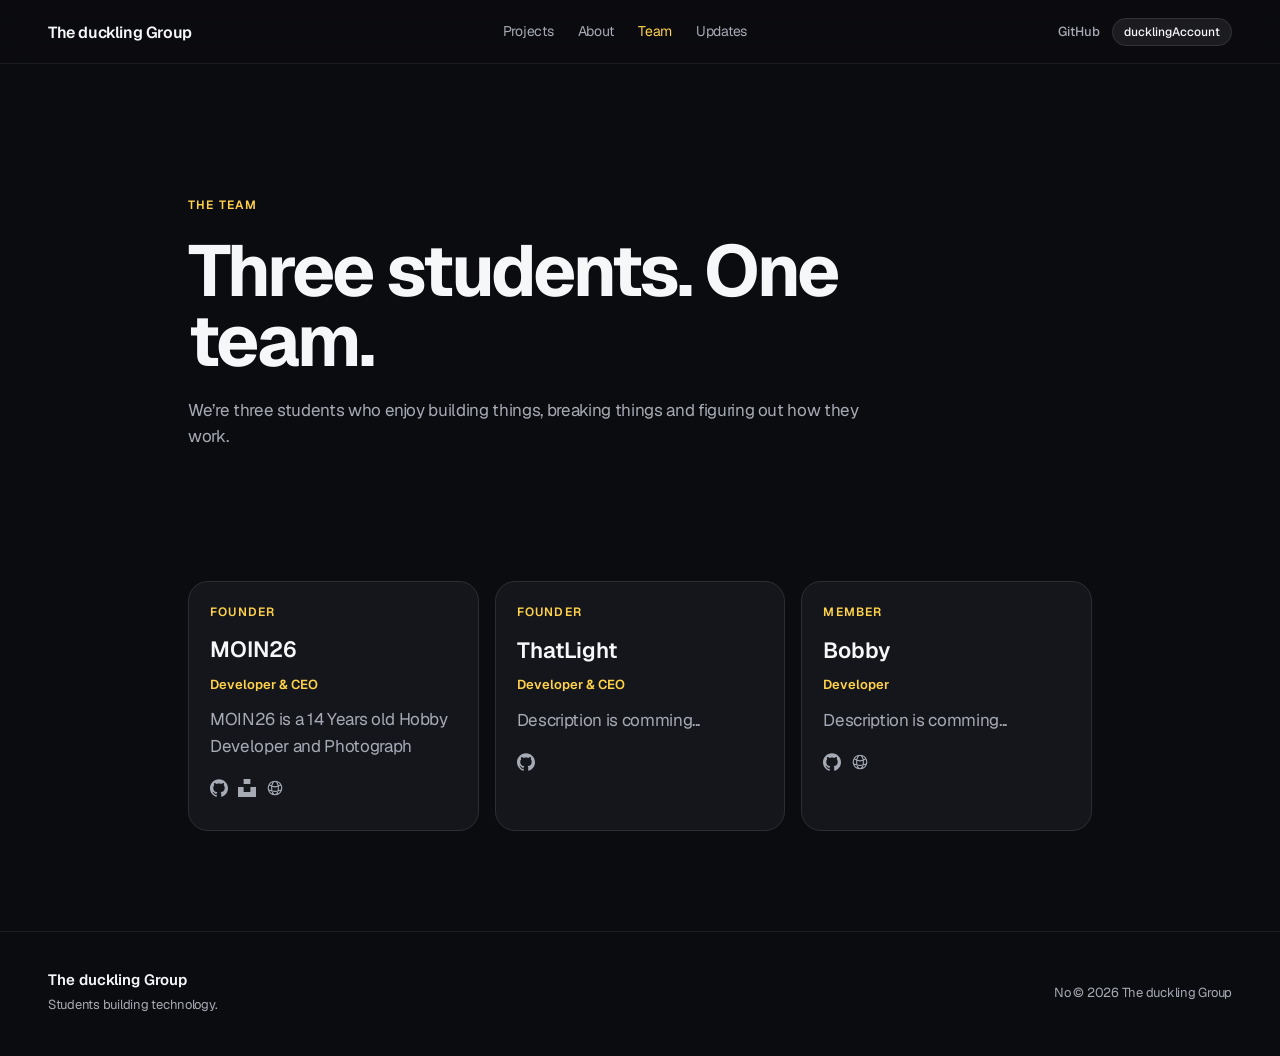
<file: team/index.html>
<!DOCTYPE html>
<html dir="ltr"><head>
<base href="/">
<link rel="stylesheet" href="/styles.css"><script>(function(){var f=window.fetch;window.fetch=function(u,o){if(typeof u==='string'&&u.includes('.framercms')){return f('/assets/cms/'+u.split('/').pop(),o);}return f(u,o);};})();</script>
	<meta charset="utf-8">
	<meta name="viewport" content="width=device-width">
	<meta name="generator" content="Framer 80f113d">
	<title>Team — The duckling Group</title>
    <meta name="description" content="Meet the three student builders behind The duckling Group.">
    <meta name="framer-search-index" content="https://framerusercontent.com/sites/5DbwZ9xO3C9pHKiNMWk3HV/searchIndex-etUGyTsHsigb.json">
    <meta name="framer-search-index-fallback" content="https://framerusercontent.com/sites/5DbwZ9xO3C9pHKiNMWk3HV/searchIndex-r2Hm7cQu2kRT.json">
    <link href="assets/images/image-extra-1.png" rel="icon" media="(prefers-color-scheme: light)">
    <link href="assets/images/image-extra-2.png" rel="icon" media="(prefers-color-scheme: dark)">
    <link rel="apple-touch-icon" href="assets/images/image-extra-3.png">
    <!-- Open Graph -->
    <meta property="og:type" content="website">
    <meta property="og:title" content="Team — The duckling Group">
    <meta property="og:description" content="Meet the three student builders behind The duckling Group.">
    <!-- X -->
    <meta name="twitter:card" content="summary_large_image">
    <meta name="twitter:title" content="Team — The duckling Group">
    <meta name="twitter:description" content="Meet the three student builders behind The duckling Group.">
	
	
	<script>try{if(localStorage.getItem("__framer_force_showing_editorbar_since")){const n=document.createElement("link");n.rel="modulepreload";n.href="https://framer.com/edit/init.mjs";document.head.appendChild(n)}}catch(e){}</script>
	<link rel="canonical" href="https://ducklingos.framer.website/team"><meta property="og:url" content="https://ducklingos.framer.website/team"><!-- Start of headStart -->
    
    <!-- End of headStart -->
	
	
	<link href="https://fonts.gstatic.com" rel="preconnect" crossorigin="">
    <link href="https://fonts.gstatic.com" rel="preconnect" crossorigin="">
	
	<meta name="robots" content="max-image-preview:large"><!-- Start of headEnd -->
    
    <!-- End of headEnd -->
	
</head>
<body>
	
	<!-- Start of bodyStart -->
    
    <!-- End of bodyStart -->
	
	<div id="main" data-framer-hydrate-v2="{&quot;routeId&quot;:&quot;tJbRxLNvJ&quot;,&quot;localeId&quot;:&quot;default&quot;,&quot;breakpoints&quot;:[{&quot;hash&quot;:&quot;4tndde&quot;,&quot;mediaQuery&quot;:&quot;(min-width: 1200px)&quot;},{&quot;hash&quot;:&quot;1m58xt5&quot;,&quot;mediaQuery&quot;:&quot;(max-width: 1199.98px)&quot;},{&quot;hash&quot;:&quot;lr08j6&quot;,&quot;mediaQuery&quot;:&quot;(min-width: 1200px)&quot;},{&quot;hash&quot;:&quot;x21uqa&quot;,&quot;mediaQuery&quot;:&quot;(max-width: 1199.98px)&quot;}]}" data-framer-ssr-released-at="2026-08-12T12:02:11.066Z" data-framer-page-optimized-at="2026-08-17T10:55:31.867Z" data-framer-generated-page=""><!--$--><div class="framer-zagRL framer-sor7V framer-lr08j6" data-layout-template="true" style="min-height:100vh;width:auto"><nav class="framer-yuowwo hidden-x21uqa" data-border="true" data-framer-name="Navigation"><div class="framer-lxy3l6" data-framer-name="The duckling Group" data-framer-component-type="RichTextContainer" style="transform:none"><p dir="auto" style="--font-selector:R0Y7R2Vpc3QtNjAw;--framer-font-family:&quot;Geist&quot;, &quot;Geist Placeholder&quot;, sans-serif;--framer-font-weight:600;--framer-letter-spacing:-0.4px;--framer-text-color:var(--token-af2a713d-8107-4ac0-91a1-6869e2e819c4)" class="framer-text"><!--$--><a class="framer-text" href="./">The duckling Group</a><!--/$--></p></div><div class="framer-ma07x0" data-framer-name="Primary Links"><div class="framer-oi48ie" data-framer-name="Projects" data-framer-component-type="RichTextContainer" style="transform:none"><p dir="auto" style="--font-selector:R0Y7R2Vpc3QtcmVndWxhcg==;--framer-font-family:&quot;Geist&quot;, &quot;Geist Placeholder&quot;, sans-serif;--framer-font-open-type-features:'blwf' on, 'cv03' on, 'cv04' on, 'cv09' on, 'cv11' on;--framer-font-size:14px;--framer-letter-spacing:-0.02em;--framer-line-height:1.55em;--framer-text-color:var(--token-48d44ef3-8698-4cf6-9890-73f0f3809ace)" class="framer-text"><!--$--><a class="framer-text framer-styles-preset-ivhhzs" data-styles-preset="o_bg2IAbJ" href="./projects">Projects</a><!--/$--></p></div><div class="framer-1n0964c" data-framer-name="About" data-framer-component-type="RichTextContainer" style="transform:none"><p dir="auto" style="--font-selector:R0Y7R2Vpc3QtcmVndWxhcg==;--framer-font-family:&quot;Geist&quot;, &quot;Geist Placeholder&quot;, sans-serif;--framer-font-open-type-features:'blwf' on, 'cv03' on, 'cv04' on, 'cv09' on, 'cv11' on;--framer-font-size:14px;--framer-letter-spacing:-0.02em;--framer-line-height:1.55em;--framer-text-color:var(--token-48d44ef3-8698-4cf6-9890-73f0f3809ace)" class="framer-text"><!--$--><a class="framer-text framer-styles-preset-ivhhzs" data-styles-preset="o_bg2IAbJ" href="./about">About</a><!--/$--></p></div><div class="framer-1xygyyd" data-framer-name="Team" data-framer-component-type="RichTextContainer" style="transform:none"><p dir="auto" style="--font-selector:R0Y7R2Vpc3QtcmVndWxhcg==;--framer-font-family:&quot;Geist&quot;, &quot;Geist Placeholder&quot;, sans-serif;--framer-font-open-type-features:'blwf' on, 'cv03' on, 'cv04' on, 'cv09' on, 'cv11' on;--framer-font-size:14px;--framer-letter-spacing:-0.02em;--framer-line-height:1.55em;--framer-text-color:var(--token-48d44ef3-8698-4cf6-9890-73f0f3809ace)" class="framer-text"><!--$--><a class="framer-text framer-styles-preset-ivhhzs" data-styles-preset="o_bg2IAbJ" href="./team" data-framer-page-link-current="true">Team</a><!--/$--></p></div><div class="framer-95ehix" data-framer-name="Updates" data-framer-component-type="RichTextContainer" style="transform:none"><p dir="auto" style="--font-selector:R0Y7R2Vpc3QtcmVndWxhcg==;--framer-font-family:&quot;Geist&quot;, &quot;Geist Placeholder&quot;, sans-serif;--framer-font-open-type-features:'blwf' on, 'cv03' on, 'cv04' on, 'cv09' on, 'cv11' on;--framer-font-size:14px;--framer-letter-spacing:-0.02em;--framer-line-height:1.55em;--framer-text-color:var(--token-48d44ef3-8698-4cf6-9890-73f0f3809ace)" class="framer-text"><!--$--><a class="framer-text framer-styles-preset-ivhhzs" data-styles-preset="o_bg2IAbJ" href="./updates">Updates</a><!--/$--></p></div></div><div class="framer-1gk5fn1" data-framer-name="Navigation Actions"><div class="framer-liolit" data-framer-name="GitHub Link" data-framer-component-type="RichTextContainer" style="transform:none"><p dir="auto" style="--font-selector:R0Y7R2Vpc3QtNTAw;--framer-font-family:&quot;Geist&quot;, &quot;Geist Placeholder&quot;, sans-serif;--framer-font-size:13px;--framer-font-weight:500;--framer-text-color:var(--token-af2a713d-8107-4ac0-91a1-6869e2e819c4)" class="framer-text"><!--$--><a class="framer-text framer-styles-preset-ivhhzs" data-styles-preset="o_bg2IAbJ" href="https://github.com/The-duckling-Group" rel="">GitHub</a><!--/$--></p></div><!--$--><a class="framer-dt9i3i framer-5lvry8" data-border="true" data-framer-name="ducklingAccount" href="./ducklingaccount"><div class="framer-gii0br" data-framer-name="Account Label" data-framer-component-type="RichTextContainer" style="transform:none"><p dir="auto" style="--font-selector:R0Y7R2Vpc3QtNTAw;--framer-font-family:&quot;Geist&quot;, &quot;Geist Placeholder&quot;, sans-serif;--framer-font-size:12px;--framer-font-weight:500;--framer-text-color:var(--token-af2a713d-8107-4ac0-91a1-6869e2e819c4)" class="framer-text">ducklingAccount</p></div></a><!--/$--></div></nav><div data-framer-root="" class="framer-RHM0R framer-SFDWd framer-E26Gt framer-GmzDG framer-4tndde" style="min-height:100vh;width:auto;display:contents"><main class="framer-1vtcgzr" data-framer-name="Team Introduction"><div class="framer-1nbknvr" data-framer-name="Team Label" data-framer-component-type="RichTextContainer" style="transform:none"><p class="framer-text framer-styles-preset-1yyz6af" data-styles-preset="T4jFqDm8q" dir="auto">The team</p></div><div class="framer-hhndmk" data-framer-name="Team Title" data-framer-component-type="RichTextContainer" style="transform:none"><h1 class="framer-text framer-styles-preset-17a0j16" data-styles-preset="ncuBIhTzy" dir="auto">Three students. One team.</h1></div><div class="framer-1cjzqgi" data-framer-name="Team Copy" data-framer-component-type="RichTextContainer" style="transform:none"><p class="framer-text framer-styles-preset-p9h48j" data-styles-preset="w3jsEUZ9s" dir="auto">We’re three students who enjoy building things, breaking things and figuring out how they work.</p></div></main><div class="framer-15uv2t7" data-framer-name="Team Cards"><div class="framer-11fcxcu-container"><div class="framer-mINht framer-SFDWd framer-GmzDG framer-1jg9fg framer-v-1jg9fg" data-border="true" data-framer-name="Variant 1" style="--border-bottom-width: 1px; --border-color: rgba(255, 255, 255, 0.1); --border-left-width: 1px; --border-right-width: 1px; --border-style: solid; --border-top-width: 1px; background-color: var(--token-51f7d523-9bd8-4f9d-8c9a-dab30da72b10); height: 100%; width: 100%; border-radius: 20px; opacity: 1;"><div class="framer-11vy3c0" data-framer-name="Member Index" data-framer-component-type="RichTextContainer" style="transform: none; opacity: 1;"><p class="framer-text framer-styles-preset-1yyz6af" data-styles-preset="T4jFqDm8q" dir="auto" style="--framer-text-alignment:start">Founder</p></div><div class="framer-g1m7g3" data-framer-name="Member Name" data-framer-component-type="RichTextContainer" style="--extracted-r6o4lv: var(--token-af2a713d-8107-4ac0-91a1-6869e2e819c4); transform: none; opacity: 1;"><p dir="auto" class="framer-text" style="--font-selector:R0Y7R2Vpc3QtNjAw;--framer-font-family:&quot;Geist&quot;, &quot;Geist Placeholder&quot;, sans-serif;--framer-font-size:22px;--framer-font-weight:600;--framer-text-color:var(--extracted-r6o4lv, var(--token-af2a713d-8107-4ac0-91a1-6869e2e819c4))">MOIN26</p></div><div class="framer-1c0l997" data-framer-name="Member Role" data-framer-component-type="RichTextContainer" style="--extracted-r6o4lv: var(--token-bd12efbc-5b32-46e8-8615-2f49a88c4d34); transform: none; opacity: 1;"><p dir="auto" class="framer-text" style="--font-selector:R0Y7R2Vpc3QtNjAw;--framer-font-family:&quot;Geist&quot;, &quot;Geist Placeholder&quot;, sans-serif;--framer-font-size:13px;--framer-font-weight:600;--framer-text-color:var(--extracted-r6o4lv, var(--token-bd12efbc-5b32-46e8-8615-2f49a88c4d34))">Developer &amp; CEO</p></div><div class="framer-1e0hi0p" data-framer-name="Member Description" data-framer-component-type="RichTextContainer" style="transform: none; opacity: 1;"><p class="framer-text framer-styles-preset-p9h48j" data-styles-preset="w3jsEUZ9s" dir="auto" style="--framer-text-alignment:start">MOIN26 is a 14 Years old Hobby Developer and Photograph</p></div><div class="framer-s1xdjy" data-framer-name="Social Links" style="opacity: 1;"><!--$--><a class="framer-uxy1hy framer-sp8ku6" data-framer-name="Social Icon 1 Link" href="https://github.com/mointwentysix" style="opacity: 1;"><div data-framer-name="GitHub" class="framer-ow2du framer-3y2mxp" style="--t829wi: var(--token-48d44ef3-8698-4cf6-9890-73f0f3809ace); opacity: 1;"></div></a><!--/$--><!--$--><a class="framer-3ofabf framer-sp8ku6" data-framer-name="Social Icon 2 Link" href="https://unsplash.com/@moin26" style="opacity: 1;"><div data-framer-name="Social Icon 2" class="framer-6hNjS framer-pd6gll" style="--t829wi: var(--token-48d44ef3-8698-4cf6-9890-73f0f3809ace); opacity: 1;"></div></a><!--/$--><!--$--><a class="framer-k13r5r framer-sp8ku6" data-framer-name="Website Link" href="https://thatdev.tech" target="_blank" style="opacity: 1;"><div data-framer-name="Website Icon" class="framer-yRuQL framer-cinexm" style="--szd5nr: var(--token-48d44ef3-8698-4cf6-9890-73f0f3809ace); opacity: 1;"></div></a><!--/$--></div></div></div><div class="framer-169ygz2-container"><div class="framer-mINht framer-SFDWd framer-GmzDG framer-1jg9fg framer-v-1jg9fg" data-border="true" data-framer-name="Variant 1" style="--border-bottom-width: 1px; --border-color: rgba(255, 255, 255, 0.1); --border-left-width: 1px; --border-right-width: 1px; --border-style: solid; --border-top-width: 1px; background-color: var(--token-51f7d523-9bd8-4f9d-8c9a-dab30da72b10); height: 100%; width: 100%; border-radius: 20px; opacity: 1;"><div class="framer-11vy3c0" data-framer-name="Member Index" data-framer-component-type="RichTextContainer" style="transform: none; opacity: 1;"><p class="framer-text framer-styles-preset-1yyz6af" data-styles-preset="T4jFqDm8q" dir="auto" style="--framer-text-alignment:start">Founder</p></div><div class="framer-g1m7g3" data-framer-name="Member Name" data-framer-component-type="RichTextContainer" style="--extracted-r6o4lv: var(--token-af2a713d-8107-4ac0-91a1-6869e2e819c4); transform: none; opacity: 1;"><p dir="auto" class="framer-text" style="--font-selector:R0Y7R2Vpc3QtNjAw;--framer-font-family:&quot;Geist&quot;, &quot;Geist Placeholder&quot;, sans-serif;--framer-font-size:22px;--framer-font-weight:600;--framer-text-color:var(--extracted-r6o4lv, var(--token-af2a713d-8107-4ac0-91a1-6869e2e819c4))">ThatLight</p></div><div class="framer-1c0l997" data-framer-name="Member Role" data-framer-component-type="RichTextContainer" style="--extracted-r6o4lv: var(--token-bd12efbc-5b32-46e8-8615-2f49a88c4d34); transform: none; opacity: 1;"><p dir="auto" class="framer-text" style="--font-selector:R0Y7R2Vpc3QtNjAw;--framer-font-family:&quot;Geist&quot;, &quot;Geist Placeholder&quot;, sans-serif;--framer-font-size:13px;--framer-font-weight:600;--framer-text-color:var(--extracted-r6o4lv, var(--token-bd12efbc-5b32-46e8-8615-2f49a88c4d34))">Developer &amp; CEO</p></div><div class="framer-1e0hi0p" data-framer-name="Member Description" data-framer-component-type="RichTextContainer" style="transform: none; opacity: 1;"><p class="framer-text framer-styles-preset-p9h48j" data-styles-preset="w3jsEUZ9s" dir="auto" style="--framer-text-alignment:start">Description is comming...</p></div><div class="framer-s1xdjy" data-framer-name="Social Links" style="opacity: 1;"><!--$--><a class="framer-uxy1hy framer-sp8ku6" data-framer-name="Social Icon 1 Link" href="https://github.com/DASLICHTedu" style="opacity: 1;"><div data-framer-name="GitHub" class="framer-ow2du framer-3y2mxp" style="--t829wi: var(--token-48d44ef3-8698-4cf6-9890-73f0f3809ace); opacity: 1;"></div></a><!--/$--></div></div></div><div class="framer-sqz3y6-container"><div class="framer-mINht framer-SFDWd framer-GmzDG framer-1jg9fg framer-v-1jg9fg" data-border="true" data-framer-name="Variant 1" style="--border-bottom-width: 1px; --border-color: rgba(255, 255, 255, 0.1); --border-left-width: 1px; --border-right-width: 1px; --border-style: solid; --border-top-width: 1px; background-color: var(--token-51f7d523-9bd8-4f9d-8c9a-dab30da72b10); height: 100%; width: 100%; border-radius: 20px; opacity: 1;"><div class="framer-11vy3c0" data-framer-name="Member Index" data-framer-component-type="RichTextContainer" style="transform: none; opacity: 1;"><p class="framer-text framer-styles-preset-1yyz6af" data-styles-preset="T4jFqDm8q" dir="auto" style="--framer-text-alignment:start">Member</p></div><div class="framer-g1m7g3" data-framer-name="Member Name" data-framer-component-type="RichTextContainer" style="--extracted-r6o4lv: var(--token-af2a713d-8107-4ac0-91a1-6869e2e819c4); transform: none; opacity: 1;"><p dir="auto" class="framer-text" style="--font-selector:R0Y7R2Vpc3QtNjAw;--framer-font-family:&quot;Geist&quot;, &quot;Geist Placeholder&quot;, sans-serif;--framer-font-size:22px;--framer-font-weight:600;--framer-text-color:var(--extracted-r6o4lv, var(--token-af2a713d-8107-4ac0-91a1-6869e2e819c4))">Bobby</p></div><div class="framer-1c0l997" data-framer-name="Member Role" data-framer-component-type="RichTextContainer" style="--extracted-r6o4lv: var(--token-bd12efbc-5b32-46e8-8615-2f49a88c4d34); transform: none; opacity: 1;"><p dir="auto" class="framer-text" style="--font-selector:R0Y7R2Vpc3QtNjAw;--framer-font-family:&quot;Geist&quot;, &quot;Geist Placeholder&quot;, sans-serif;--framer-font-size:13px;--framer-font-weight:600;--framer-text-color:var(--extracted-r6o4lv, var(--token-bd12efbc-5b32-46e8-8615-2f49a88c4d34))">Developer</p></div><div class="framer-1e0hi0p" data-framer-name="Member Description" data-framer-component-type="RichTextContainer" style="transform: none; opacity: 1;"><p class="framer-text framer-styles-preset-p9h48j" data-styles-preset="w3jsEUZ9s" dir="auto" style="--framer-text-alignment:start">Description is comming...</p></div><div class="framer-s1xdjy" data-framer-name="Social Links" style="opacity: 1;"><!--$--><a class="framer-uxy1hy framer-sp8ku6" data-framer-name="Social Icon 1 Link" href="https://github.com/bobby-dev1" style="opacity: 1;"><div data-framer-name="GitHub" class="framer-ow2du framer-3y2mxp" style="--t829wi: var(--token-48d44ef3-8698-4cf6-9890-73f0f3809ace); opacity: 1;"></div></a><!--/$--><!--$--><a class="framer-k13r5r framer-sp8ku6" data-framer-name="Website Link" href="https://www.bobby-studio.de/" target="_blank" style="opacity: 1;"><div data-framer-name="Website Icon" class="framer-yRuQL framer-cinexm" style="--szd5nr: var(--token-48d44ef3-8698-4cf6-9890-73f0f3809ace); opacity: 1;"></div></a><!--/$--></div></div></div></div></div><div id="overlay"></div><div class="framer-ejfg0c"></div><footer class="framer-10838es" data-border="true" data-framer-name="Footer"><div class="framer-1gz3zi7" data-framer-name="Footer Identity"><div class="framer-radfnp" data-framer-name="Footer Brand" data-framer-component-type="RichTextContainer" style="transform:none"><p dir="auto" style="--font-selector:R0Y7R2Vpc3QtNjAw;--framer-font-family:&quot;Geist&quot;, &quot;Geist Placeholder&quot;, sans-serif;--framer-font-size:15px;--framer-font-weight:600;--framer-text-color:var(--token-af2a713d-8107-4ac0-91a1-6869e2e819c4)" class="framer-text">The duckling Group</p></div><div class="framer-ibripr" data-framer-name="Footer Line" data-framer-component-type="RichTextContainer" style="transform:none"><p dir="auto" style="--font-selector:R0Y7R2Vpc3QtcmVndWxhcg==;--framer-font-family:&quot;Geist&quot;, &quot;Geist Placeholder&quot;, sans-serif;--framer-font-open-type-features:'blwf' on, 'cv03' on, 'cv04' on, 'cv09' on, 'cv11' on;--framer-font-size:13px;--framer-letter-spacing:-0.02em;--framer-line-height:1.55em;--framer-text-color:var(--token-48d44ef3-8698-4cf6-9890-73f0f3809ace)" class="framer-text">Students building technology.</p></div></div><div class="framer-xtmhgi" data-framer-name="Footer Legal" data-framer-component-type="RichTextContainer" style="transform:none"><p dir="auto" style="--font-selector:R0Y7R2Vpc3QtcmVndWxhcg==;--framer-font-family:&quot;Geist&quot;, &quot;Geist Placeholder&quot;, sans-serif;--framer-font-open-type-features:'blwf' on, 'cv03' on, 'cv04' on, 'cv09' on, 'cv11' on;--framer-font-size:13px;--framer-letter-spacing:-0.02em;--framer-line-height:1.55em;--framer-text-color:var(--token-48d44ef3-8698-4cf6-9890-73f0f3809ace)" class="framer-text">No © 2026 The duckling Group</p></div></footer></div><div id="template-overlay"></div><!--/$--></div><script>(()=>{function u(){function n(t,e,i){let r=document.createElement("a");r.href=t,r.target=i,r.rel=e,document.body.appendChild(r),r.click(),r.remove()}function o(t){if(this.dataset.hydrated){this.removeEventListener("click",o);return}t.preventDefault(),t.stopPropagation();let e=this.getAttribute("href");if(!e)return;if(/Mac|iPod|iPhone|iPad/u.test(navigator.userAgent)?t.metaKey:t.ctrlKey)return n(e,"","_blank");let r=this.getAttribute("rel")??"",c=this.getAttribute("target")??"";n(e,r,c)}function a(t){if(this.dataset.hydrated){this.removeEventListener("auxclick",o);return}t.preventDefault(),t.stopPropagation();let e=this.getAttribute("href");e&&n(e,"","_blank")}function s(t){if(this.dataset.hydrated){this.removeEventListener("keydown",s);return}if(t.key!=="Enter")return;t.preventDefault(),t.stopPropagation();let e=this.getAttribute("href");if(!e)return;let i=this.getAttribute("rel")??"",r=this.getAttribute("target")??"";n(e,i,r)}document.querySelectorAll("[data-nested-link]").forEach(t=>{t instanceof HTMLElement&&(t.addEventListener("click",o),t.addEventListener("auxclick",a),t.addEventListener("keydown",s))})}return u})()()</script>
	<script>!function(){var w="framer_variant";function u(a,r){let e=r.indexOf("#"),t=e===-1?r:r.substring(0,e),o=e===-1?"":r.substring(e),n=t.indexOf("?"),h=n===-1?t:t.substring(0,n),d=n===-1?"":t.substring(n),s=new URLSearchParams(d),m=new URLSearchParams(a);for(let[i,l]of m)s.has(i)||i!==w&&s.append(i,l);let c=s.toString();return c===""?t+o:h+"?"+c+o}var g='div#main a[href^="#"],div#main a[href^="/"],div#main a[href^="."]',f="div#main a[data-framer-preserve-params]",S=document.currentScript?.hasAttribute("data-preserve-internal-params");if(window.location.search&&!navigator.webdriver&&!/bot|-google|google-|yandex|ia_archiver|crawl|spider/iu.test(navigator.userAgent)){let a=document.querySelectorAll(S?`${g},${f}`:f);for(let r of a){let e=u(window.location.search,r.href);r.setAttribute("href",e)}}
}()</script>
	
	
	<script data-framer-appear-animation="no-preference"></script>
	<script>typeof document<"u"&&(window.process={...window.process,env:{...window.process?.env,NODE_ENV:"production"}});</script>
	<link rel="modulepreload" fetchpriority="low" href="assets/js/rolldown-runtime.Dh6celcD.mjs"><link rel="modulepreload" fetchpriority="low" href="assets/js/react.D20wc1Tc.mjs"><link rel="modulepreload" fetchpriority="low" href="assets/js/motion.uC3ezD0d.mjs"><link rel="modulepreload" fetchpriority="low" href="assets/js/framer.DXC63VhQ.mjs"><link rel="modulepreload" fetchpriority="low" href="assets/js/o_bg2IAbJ.DBfbu4vd.mjs"><link rel="modulepreload" fetchpriority="low" href="assets/js/62wFKdL2J5nx4kFZiHGifUn50t1TmspVSQlmYUaP3tA.KneVCg4f.mjs"><link rel="modulepreload" fetchpriority="low" href="assets/js/shared-lib.B16u9HDp.mjs"><link rel="modulepreload" fetchpriority="low" href="assets/js/w3jsEUZ9s.CgBPEH3D.mjs"><link rel="modulepreload" fetchpriority="low" href="assets/js/Iy7DjWMps0MrtSqg9ICR6SPIdYWCBbnNe3c9NFWJQCE.BFZOYxd7.mjs"><script type="module" async="" data-framer-bundle="main" fetchpriority="low" src="assets/js/script_main.Bgwu5ZPs.mjs"></script><div id="svg-templates" style="position: absolute; overflow: hidden; bottom: 0; left: 0; width: 0; height: 0; z-index: 0; contain: strict" aria-hidden="true">
</div>
	<!-- Start of bodyEnd -->
    
    <!-- End of bodyEnd -->


<iframe id="__framer-editorbar" src="https://framer.com/edit?framerSiteId=2128a54ea29dee9a0a9e3ef9291447e3f9967a27de4056fa9b4461cb5a7df313&amp;source=ducklingos.framer.website&amp;features=%7B%22editorBarDisableFrameAncestorsSecurity%22%3Afalse%2C%22onPageLocalizationSupport%22%3Atrue%2C%22onPageMoveTool%22%3Atrue%2C%22onPageRichTextBlockSelection%22%3Atrue%7D&amp;loadStart=1786964144772" aria-hidden="true" allow="autoplay" tabindex="-1" class="status_hidden"></iframe></body></html>
</file>
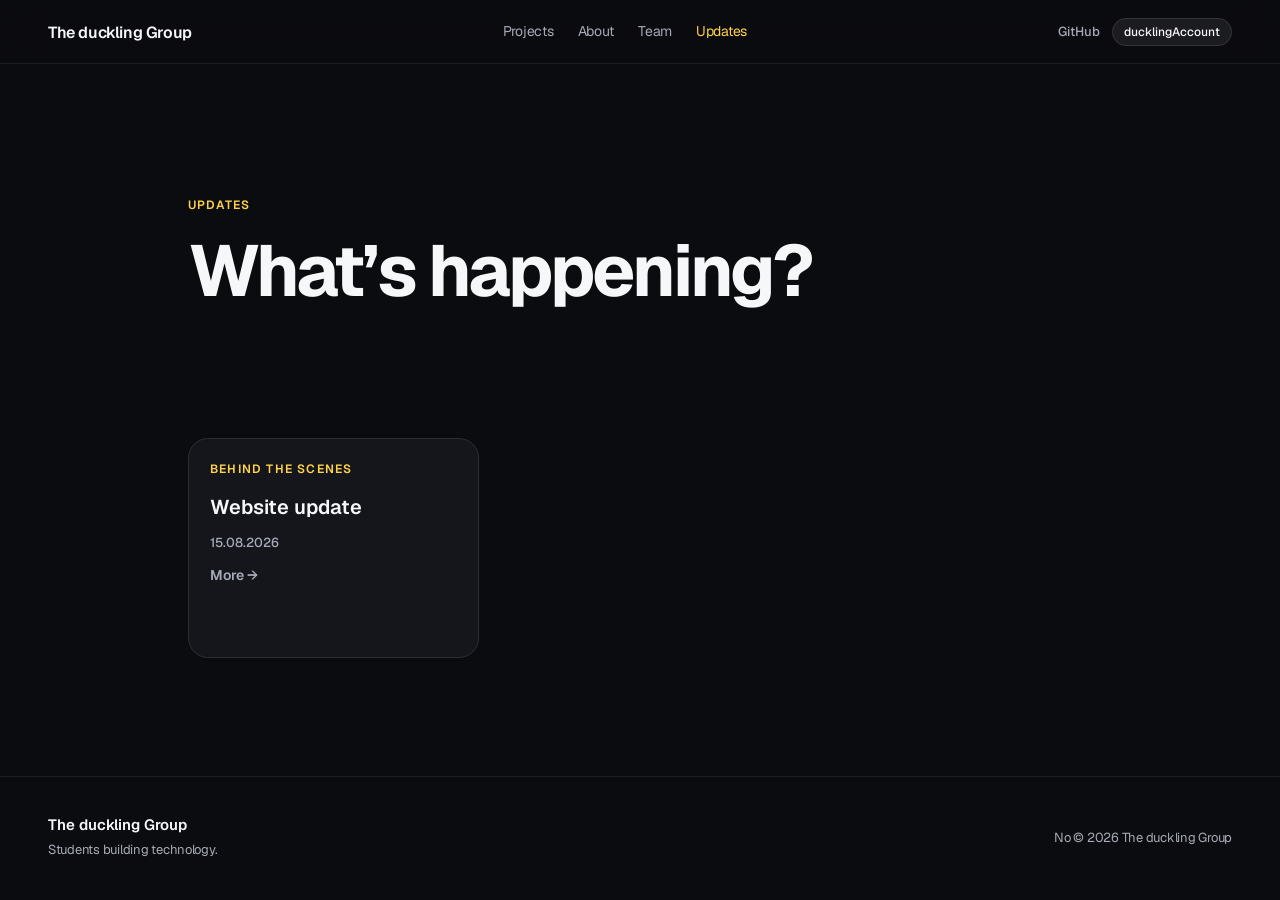
<file: updates/index.html>
<!DOCTYPE html>
<html dir="ltr"><head>
<base href="/">
<link rel="stylesheet" href="/styles.css"><script>(function(){var f=window.fetch;window.fetch=function(u,o){if(typeof u==='string'&&u.includes('.framercms')){return f('/assets/cms/'+u.split('/').pop(),o);}return f(u,o);};})();</script>
	<meta charset="utf-8">
	<meta name="viewport" content="width=device-width">
	<meta name="generator" content="Framer 80f113d">
	<title>Updates — The duckling Group</title>
    <meta name="description" content="Upcoming releases, development notes and updates from The duckling Group.">
    <meta name="framer-search-index" content="https://framerusercontent.com/sites/5DbwZ9xO3C9pHKiNMWk3HV/searchIndex-etUGyTsHsigb.json">
    <meta name="framer-search-index-fallback" content="https://framerusercontent.com/sites/5DbwZ9xO3C9pHKiNMWk3HV/searchIndex-r2Hm7cQu2kRT.json">
    <link href="assets/images/image-extra-1.png" rel="icon" media="(prefers-color-scheme: light)">
    <link href="assets/images/image-extra-2.png" rel="icon" media="(prefers-color-scheme: dark)">
    <link rel="apple-touch-icon" href="assets/images/image-extra-3.png">
    <!-- Open Graph -->
    <meta property="og:type" content="website">
    <meta property="og:title" content="Updates — The duckling Group">
    <meta property="og:description" content="Upcoming releases, development notes and updates from The duckling Group.">
    <!-- X -->
    <meta name="twitter:card" content="summary_large_image">
    <meta name="twitter:title" content="Updates — The duckling Group">
    <meta name="twitter:description" content="Upcoming releases, development notes and updates from The duckling Group.">
	
	
	<script>try{if(localStorage.getItem("__framer_force_showing_editorbar_since")){const n=document.createElement("link");n.rel="modulepreload";n.href="https://framer.com/edit/init.mjs";document.head.appendChild(n)}}catch(e){}</script>
	<link rel="canonical" href="https://ducklingos.framer.website/updates"><meta property="og:url" content="https://ducklingos.framer.website/updates"><!-- Start of headStart -->
    
    <!-- End of headStart -->
	
	
	<link href="https://fonts.gstatic.com" rel="preconnect" crossorigin="">
    <link href="https://fonts.gstatic.com" rel="preconnect" crossorigin="">
	
	<meta name="robots" content="max-image-preview:large"><!-- Start of headEnd -->
    
    <!-- End of headEnd -->
	
</head>
<body>
	
	<!-- Start of bodyStart -->
    
    <!-- End of bodyStart -->
	
	<div id="main" data-framer-hydrate-v2="{&quot;routeId&quot;:&quot;njlESYjFG&quot;,&quot;localeId&quot;:&quot;default&quot;,&quot;breakpoints&quot;:[{&quot;hash&quot;:&quot;lhopj3&quot;,&quot;mediaQuery&quot;:&quot;(min-width: 1200px)&quot;},{&quot;hash&quot;:&quot;12nnuru&quot;,&quot;mediaQuery&quot;:&quot;(max-width: 1199.98px)&quot;},{&quot;hash&quot;:&quot;lr08j6&quot;,&quot;mediaQuery&quot;:&quot;(min-width: 1200px)&quot;},{&quot;hash&quot;:&quot;x21uqa&quot;,&quot;mediaQuery&quot;:&quot;(max-width: 1199.98px)&quot;}]}" data-framer-ssr-released-at="2026-08-12T12:02:11.066Z" data-framer-page-optimized-at="2026-08-17T10:55:31.837Z" data-framer-generated-page=""><!--$--><div class="framer-zagRL framer-sor7V framer-lr08j6" data-layout-template="true" style="min-height:100vh;width:auto"><nav class="framer-yuowwo hidden-x21uqa" data-border="true" data-framer-name="Navigation"><div class="framer-lxy3l6" data-framer-name="The duckling Group" data-framer-component-type="RichTextContainer" style="transform:none"><p dir="auto" style="--font-selector:R0Y7R2Vpc3QtNjAw;--framer-font-family:&quot;Geist&quot;, &quot;Geist Placeholder&quot;, sans-serif;--framer-font-weight:600;--framer-letter-spacing:-0.4px;--framer-text-color:var(--token-af2a713d-8107-4ac0-91a1-6869e2e819c4)" class="framer-text"><!--$--><a class="framer-text" href="./">The duckling Group</a><!--/$--></p></div><div class="framer-ma07x0" data-framer-name="Primary Links"><div class="framer-oi48ie" data-framer-name="Projects" data-framer-component-type="RichTextContainer" style="transform:none"><p dir="auto" style="--font-selector:R0Y7R2Vpc3QtcmVndWxhcg==;--framer-font-family:&quot;Geist&quot;, &quot;Geist Placeholder&quot;, sans-serif;--framer-font-open-type-features:'blwf' on, 'cv03' on, 'cv04' on, 'cv09' on, 'cv11' on;--framer-font-size:14px;--framer-letter-spacing:-0.02em;--framer-line-height:1.55em;--framer-text-color:var(--token-48d44ef3-8698-4cf6-9890-73f0f3809ace)" class="framer-text"><!--$--><a class="framer-text framer-styles-preset-ivhhzs" data-styles-preset="o_bg2IAbJ" href="./projects">Projects</a><!--/$--></p></div><div class="framer-1n0964c" data-framer-name="About" data-framer-component-type="RichTextContainer" style="transform:none"><p dir="auto" style="--font-selector:R0Y7R2Vpc3QtcmVndWxhcg==;--framer-font-family:&quot;Geist&quot;, &quot;Geist Placeholder&quot;, sans-serif;--framer-font-open-type-features:'blwf' on, 'cv03' on, 'cv04' on, 'cv09' on, 'cv11' on;--framer-font-size:14px;--framer-letter-spacing:-0.02em;--framer-line-height:1.55em;--framer-text-color:var(--token-48d44ef3-8698-4cf6-9890-73f0f3809ace)" class="framer-text"><!--$--><a class="framer-text framer-styles-preset-ivhhzs" data-styles-preset="o_bg2IAbJ" href="./about">About</a><!--/$--></p></div><div class="framer-1xygyyd" data-framer-name="Team" data-framer-component-type="RichTextContainer" style="transform:none"><p dir="auto" style="--font-selector:R0Y7R2Vpc3QtcmVndWxhcg==;--framer-font-family:&quot;Geist&quot;, &quot;Geist Placeholder&quot;, sans-serif;--framer-font-open-type-features:'blwf' on, 'cv03' on, 'cv04' on, 'cv09' on, 'cv11' on;--framer-font-size:14px;--framer-letter-spacing:-0.02em;--framer-line-height:1.55em;--framer-text-color:var(--token-48d44ef3-8698-4cf6-9890-73f0f3809ace)" class="framer-text"><!--$--><a class="framer-text framer-styles-preset-ivhhzs" data-styles-preset="o_bg2IAbJ" href="./team">Team</a><!--/$--></p></div><div class="framer-95ehix" data-framer-name="Updates" data-framer-component-type="RichTextContainer" style="transform:none"><p dir="auto" style="--font-selector:R0Y7R2Vpc3QtcmVndWxhcg==;--framer-font-family:&quot;Geist&quot;, &quot;Geist Placeholder&quot;, sans-serif;--framer-font-open-type-features:'blwf' on, 'cv03' on, 'cv04' on, 'cv09' on, 'cv11' on;--framer-font-size:14px;--framer-letter-spacing:-0.02em;--framer-line-height:1.55em;--framer-text-color:var(--token-48d44ef3-8698-4cf6-9890-73f0f3809ace)" class="framer-text"><!--$--><a class="framer-text framer-styles-preset-ivhhzs" data-styles-preset="o_bg2IAbJ" href="./updates" data-framer-page-link-current="true">Updates</a><!--/$--></p></div></div><div class="framer-1gk5fn1" data-framer-name="Navigation Actions"><div class="framer-liolit" data-framer-name="GitHub Link" data-framer-component-type="RichTextContainer" style="transform:none"><p dir="auto" style="--font-selector:R0Y7R2Vpc3QtNTAw;--framer-font-family:&quot;Geist&quot;, &quot;Geist Placeholder&quot;, sans-serif;--framer-font-size:13px;--framer-font-weight:500;--framer-text-color:var(--token-af2a713d-8107-4ac0-91a1-6869e2e819c4)" class="framer-text"><!--$--><a class="framer-text framer-styles-preset-ivhhzs" data-styles-preset="o_bg2IAbJ" href="https://github.com/The-duckling-Group" rel="">GitHub</a><!--/$--></p></div><!--$--><a class="framer-dt9i3i framer-5lvry8" data-border="true" data-framer-name="ducklingAccount" href="./ducklingaccount"><div class="framer-gii0br" data-framer-name="Account Label" data-framer-component-type="RichTextContainer" style="transform:none"><p dir="auto" style="--font-selector:R0Y7R2Vpc3QtNTAw;--framer-font-family:&quot;Geist&quot;, &quot;Geist Placeholder&quot;, sans-serif;--framer-font-size:12px;--framer-font-weight:500;--framer-text-color:var(--token-af2a713d-8107-4ac0-91a1-6869e2e819c4)" class="framer-text">ducklingAccount</p></div></a><!--/$--></div></nav><div data-framer-root="" class="framer-ahS9C framer-SFDWd framer-E26Gt framer-lhopj3" style="min-height:100vh;width:auto;display:contents"><main class="framer-vvy66u" data-framer-name="Updates Introduction"><div class="framer-4uu4e4" data-framer-name="Updates Label" data-framer-component-type="RichTextContainer" style="transform:none"><p class="framer-text framer-styles-preset-1yyz6af" data-styles-preset="T4jFqDm8q" dir="auto">Updates</p></div><div class="framer-1v4djpn" data-framer-name="Updates Title" data-framer-component-type="RichTextContainer" style="transform:none"><h1 class="framer-text framer-styles-preset-17a0j16" data-styles-preset="ncuBIhTzy" dir="auto">What’s happening?</h1></div></main><div class="framer-pahwj9" data-framer-name="Update Cards"><!--$--><div class="framer-153a6yx-container"><div class="framer-OSZvk framer-SFDWd framer-sor7V framer-949e7y framer-v-949e7y" data-border="true" data-framer-name="Variant 1" style="--border-bottom-width: 1px; --border-color: rgba(255, 255, 255, 0.1); --border-left-width: 1px; --border-right-width: 1px; --border-style: solid; --border-top-width: 1px; background-color: var(--token-51f7d523-9bd8-4f9d-8c9a-dab30da72b10); height: 100%; width: 100%; border-radius: 20px; opacity: 1;"><div class="framer-7h9uey" data-framer-name="Update Category" data-framer-component-type="RichTextContainer" style="transform: none; opacity: 1;"><p class="framer-text framer-styles-preset-1yyz6af" data-styles-preset="T4jFqDm8q" dir="auto" style="--framer-text-alignment:start">Behind the scenes</p></div><div class="framer-lbt25z" data-framer-name="Update Title" data-framer-component-type="RichTextContainer" style="--extracted-r6o4lv: var(--token-af2a713d-8107-4ac0-91a1-6869e2e819c4); transform: none; opacity: 1;"><p dir="auto" class="framer-text" style="--font-selector:R0Y7R2Vpc3QtNjAw;--framer-font-family:&quot;Geist&quot;, &quot;Geist Placeholder&quot;, sans-serif;--framer-font-size:20px;--framer-font-weight:600;--framer-text-color:var(--extracted-r6o4lv, var(--token-af2a713d-8107-4ac0-91a1-6869e2e819c4))">Website update</p></div><div class="framer-mx1b3a" data-framer-name="Update Date" data-framer-component-type="RichTextContainer" style="--extracted-r6o4lv: var(--token-48d44ef3-8698-4cf6-9890-73f0f3809ace); transform: none; opacity: 1;"><p dir="auto" class="framer-text" style="--font-selector:R0Y7R2Vpc3QtNTAw;--framer-font-family:&quot;Geist&quot;, &quot;Geist Placeholder&quot;, sans-serif;--framer-font-size:13px;--framer-font-weight:500;--framer-text-color:var(--extracted-r6o4lv, var(--token-48d44ef3-8698-4cf6-9890-73f0f3809ace))">15.08.2026</p></div><div class="framer-mi7e3d" data-framer-name="Update Link" data-framer-component-type="RichTextContainer" style="--extracted-r6o4lv: var(--token-af2a713d-8107-4ac0-91a1-6869e2e819c4); transform: none; opacity: 1;"><p dir="auto" class="framer-text" style="--font-selector:R0Y7R2Vpc3QtNjAw;--framer-font-family:&quot;Geist&quot;, &quot;Geist Placeholder&quot;, sans-serif;--framer-font-size:14px;--framer-font-weight:600;--framer-text-color:var(--extracted-r6o4lv, var(--token-af2a713d-8107-4ac0-91a1-6869e2e819c4))"><!--$--><a class="framer-text framer-styles-preset-ivhhzs" data-styles-preset="o_bg2IAbJ" href="./updates/new-website-15.8.26">More →</a><!--/$--></p></div></div></div><!--/$--></div></div><div id="overlay"></div><div class="framer-ejfg0c"></div><footer class="framer-10838es" data-border="true" data-framer-name="Footer"><div class="framer-1gz3zi7" data-framer-name="Footer Identity"><div class="framer-radfnp" data-framer-name="Footer Brand" data-framer-component-type="RichTextContainer" style="transform:none"><p dir="auto" style="--font-selector:R0Y7R2Vpc3QtNjAw;--framer-font-family:&quot;Geist&quot;, &quot;Geist Placeholder&quot;, sans-serif;--framer-font-size:15px;--framer-font-weight:600;--framer-text-color:var(--token-af2a713d-8107-4ac0-91a1-6869e2e819c4)" class="framer-text">The duckling Group</p></div><div class="framer-ibripr" data-framer-name="Footer Line" data-framer-component-type="RichTextContainer" style="transform:none"><p dir="auto" style="--font-selector:R0Y7R2Vpc3QtcmVndWxhcg==;--framer-font-family:&quot;Geist&quot;, &quot;Geist Placeholder&quot;, sans-serif;--framer-font-open-type-features:'blwf' on, 'cv03' on, 'cv04' on, 'cv09' on, 'cv11' on;--framer-font-size:13px;--framer-letter-spacing:-0.02em;--framer-line-height:1.55em;--framer-text-color:var(--token-48d44ef3-8698-4cf6-9890-73f0f3809ace)" class="framer-text">Students building technology.</p></div></div><div class="framer-xtmhgi" data-framer-name="Footer Legal" data-framer-component-type="RichTextContainer" style="transform:none"><p dir="auto" style="--font-selector:R0Y7R2Vpc3QtcmVndWxhcg==;--framer-font-family:&quot;Geist&quot;, &quot;Geist Placeholder&quot;, sans-serif;--framer-font-open-type-features:'blwf' on, 'cv03' on, 'cv04' on, 'cv09' on, 'cv11' on;--framer-font-size:13px;--framer-letter-spacing:-0.02em;--framer-line-height:1.55em;--framer-text-color:var(--token-48d44ef3-8698-4cf6-9890-73f0f3809ace)" class="framer-text">No © 2026 The duckling Group</p></div></footer></div><div id="template-overlay"></div><!--/$--></div><script>(()=>{function u(){function n(t,e,i){let r=document.createElement("a");r.href=t,r.target=i,r.rel=e,document.body.appendChild(r),r.click(),r.remove()}function o(t){if(this.dataset.hydrated){this.removeEventListener("click",o);return}t.preventDefault(),t.stopPropagation();let e=this.getAttribute("href");if(!e)return;if(/Mac|iPod|iPhone|iPad/u.test(navigator.userAgent)?t.metaKey:t.ctrlKey)return n(e,"","_blank");let r=this.getAttribute("rel")??"",c=this.getAttribute("target")??"";n(e,r,c)}function a(t){if(this.dataset.hydrated){this.removeEventListener("auxclick",o);return}t.preventDefault(),t.stopPropagation();let e=this.getAttribute("href");e&&n(e,"","_blank")}function s(t){if(this.dataset.hydrated){this.removeEventListener("keydown",s);return}if(t.key!=="Enter")return;t.preventDefault(),t.stopPropagation();let e=this.getAttribute("href");if(!e)return;let i=this.getAttribute("rel")??"",r=this.getAttribute("target")??"";n(e,i,r)}document.querySelectorAll("[data-nested-link]").forEach(t=>{t instanceof HTMLElement&&(t.addEventListener("click",o),t.addEventListener("auxclick",a),t.addEventListener("keydown",s))})}return u})()()</script>
	<script>!function(){var w="framer_variant";function u(a,r){let e=r.indexOf("#"),t=e===-1?r:r.substring(0,e),o=e===-1?"":r.substring(e),n=t.indexOf("?"),h=n===-1?t:t.substring(0,n),d=n===-1?"":t.substring(n),s=new URLSearchParams(d),m=new URLSearchParams(a);for(let[i,l]of m)s.has(i)||i!==w&&s.append(i,l);let c=s.toString();return c===""?t+o:h+"?"+c+o}var g='div#main a[href^="#"],div#main a[href^="/"],div#main a[href^="."]',f="div#main a[data-framer-preserve-params]",S=document.currentScript?.hasAttribute("data-preserve-internal-params");if(window.location.search&&!navigator.webdriver&&!/bot|-google|google-|yandex|ia_archiver|crawl|spider/iu.test(navigator.userAgent)){let a=document.querySelectorAll(S?`${g},${f}`:f);for(let r of a){let e=u(window.location.search,r.href);r.setAttribute("href",e)}}
}()</script>
	
	
	<script data-framer-appear-animation="no-preference"></script>
	<script>typeof document<"u"&&(window.process={...window.process,env:{...window.process?.env,NODE_ENV:"production"}});</script>
	<link rel="modulepreload" fetchpriority="low" href="assets/js/rolldown-runtime.Dh6celcD.mjs"><link rel="modulepreload" fetchpriority="low" href="assets/js/react.D20wc1Tc.mjs"><link rel="modulepreload" fetchpriority="low" href="assets/js/motion.uC3ezD0d.mjs"><link rel="modulepreload" fetchpriority="low" href="assets/js/framer.DXC63VhQ.mjs"><link rel="modulepreload" fetchpriority="low" href="assets/js/o_bg2IAbJ.DBfbu4vd.mjs"><link rel="modulepreload" fetchpriority="low" href="assets/js/5bFGXx_6GWPA94lKrstTkY8FbTBg1KpRGt8FuoXRioI.7WET5tCR.mjs"><link rel="modulepreload" fetchpriority="low" href="assets/js/shared-lib.B16u9HDp.mjs"><link rel="modulepreload" fetchpriority="low" href="assets/js/27I4zQLx37i7msoouwxNYx-pSBUfhjChf5lbrF8QPNs.C4c4RBTT.mjs"><script type="module" async="" data-framer-bundle="main" fetchpriority="low" src="assets/js/script_main.Bgwu5ZPs.mjs"></script><div id="svg-templates" style="position: absolute; overflow: hidden; bottom: 0; left: 0; width: 0; height: 0; z-index: 0; contain: strict" aria-hidden="true">
</div>
	<!-- Start of bodyEnd -->
    
    <!-- End of bodyEnd -->


<iframe id="__framer-editorbar" src="https://framer.com/edit?framerSiteId=2128a54ea29dee9a0a9e3ef9291447e3f9967a27de4056fa9b4461cb5a7df313&amp;source=ducklingos.framer.website&amp;features=%7B%22editorBarDisableFrameAncestorsSecurity%22%3Afalse%2C%22onPageLocalizationSupport%22%3Atrue%2C%22onPageMoveTool%22%3Atrue%2C%22onPageRichTextBlockSelection%22%3Atrue%7D&amp;loadStart=1786964147638" aria-hidden="true" allow="autoplay" tabindex="-1" class="status_hidden"></iframe></body></html>
</file>
<file: styles.css>
/* ============================================
   Styles extracted from Framer site
   Generated by Framer Site Extractor
   ============================================ */

html, body, #main {
		margin: 0;
		padding: 0;
		box-sizing: border-box;
	}
	:root {
		-webkit-font-smoothing: antialiased;
		-moz-osx-font-smoothing: grayscale;
	}
	* {
		box-sizing: border-box;
		-webkit-font-smoothing: inherit;
	}
	h1, h2, h3, h4, h5, h6, p, figure {
		margin: 0;
	}
		body, input, textarea, select, button { font-size: 12px; font-family: sans-serif; }
		body { --token-d3d12c44-6ded-4fca-824c-702bde44708d: rgb(11, 12, 16);--token-51f7d523-9bd8-4f9d-8c9a-dab30da72b10: rgb(20, 22, 28);--token-af2a713d-8107-4ac0-91a1-6869e2e819c4: rgb(246, 247, 249);--token-48d44ef3-8698-4cf6-9890-73f0f3809ace: rgb(166, 170, 180);--token-bd12efbc-5b32-46e8-8615-2f49a88c4d34: rgb(255, 210, 74); }
@media (prefers-color-scheme: dark) { body { --token-d3d12c44-6ded-4fca-824c-702bde44708d: rgb(11, 12, 16);--token-51f7d523-9bd8-4f9d-8c9a-dab30da72b10: rgb(20, 22, 28);--token-af2a713d-8107-4ac0-91a1-6869e2e819c4: rgb(246, 247, 249);--token-48d44ef3-8698-4cf6-9890-73f0f3809ace: rgb(166, 170, 180);--token-bd12efbc-5b32-46e8-8615-2f49a88c4d34: rgb(255, 210, 74); } }
		
		@supports (z-index: calc(infinity)) {
			#__framer-badge-container {
				--infinity: infinity;
			}
		}

		#__framer-badge-container {
			position: fixed;
			bottom: 0;
			padding: 20px;
			width: 100%;
			display: flex;
			justify-content: flex-end;
			pointer-events: none;
			z-index: calc(var(--infinity, 2147483647));
		}

/* cyrillic-ext */
@font-face {
  font-family: 'Geist';
  font-style: normal;
  font-weight: 500;
  font-display: swap;
  src: url(assets/fonts/geist-medium-1.woff2) format('woff2');
  unicode-range: U+0460-052F, U+1C80-1C8A, U+20B4, U+2DE0-2DFF, U+A640-A69F, U+FE2E-FE2F;
}
/* cyrillic */
@font-face {
  font-family: 'Geist';
  font-style: normal;
  font-weight: 500;
  font-display: swap;
  src: url(assets/fonts/geist-medium-2.woff2) format('woff2');
  unicode-range: U+0301, U+0400-045F, U+0490-0491, U+04B0-04B1, U+2116;
}
/* vietnamese */
@font-face {
  font-family: 'Geist';
  font-style: normal;
  font-weight: 500;
  font-display: swap;
  src: url(assets/fonts/geist-medium-3.woff2) format('woff2');
  unicode-range: U+0102-0103, U+0110-0111, U+0128-0129, U+0168-0169, U+01A0-01A1, U+01AF-01B0, U+0300-0301, U+0303-0304, U+0308-0309, U+0323, U+0329, U+1EA0-1EF9, U+20AB;
}
/* latin-ext */
@font-face {
  font-family: 'Geist';
  font-style: normal;
  font-weight: 500;
  font-display: swap;
  src: url(assets/fonts/geist-medium-4.woff2) format('woff2');
  unicode-range: U+0100-02BA, U+02BD-02C5, U+02C7-02CC, U+02CE-02D7, U+02DD-02FF, U+0304, U+0308, U+0329, U+1D00-1DBF, U+1E00-1E9F, U+1EF2-1EFF, U+2020, U+20A0-20AB, U+20AD-20C0, U+2113, U+2C60-2C7F, U+A720-A7FF;
}
/* latin */
@font-face {
  font-family: 'Geist';
  font-style: normal;
  font-weight: 500;
  font-display: swap;
  src: url(assets/fonts/geist-medium-5.woff2) format('woff2');
  unicode-range: U+0000-00FF, U+0131, U+0152-0153, U+02BB-02BC, U+02C6, U+02DA, U+02DC, U+0304, U+0308, U+0329, U+2000-206F, U+20AC, U+2122, U+2191, U+2193, U+2212, U+2215, U+FEFF, U+FFFD;
}

@font-face { font-family: "Geist"; src: url("assets/fonts/geist-semibold.woff2"); font-display: swap; font-style: normal; font-weight: 600 }
@font-face { font-family: "Geist"; src: url("assets/fonts/geist-black.woff2"); font-style: normal; font-weight: 900 }
@font-face { font-family: "Geist"; src: url("assets/fonts/geist-black-italic.woff2"); font-style: italic; font-weight: 900 }
@font-face { font-family: "Geist"; src: url("assets/fonts/geist-semibold-italic.woff2"); font-display: swap; font-style: italic; font-weight: 600 }
@font-face { font-family: "Geist"; src: url("assets/fonts/geist-bold.woff2"); font-display: swap; font-style: normal; font-weight: 700 }
@font-face { font-family: "Geist"; src: url("assets/fonts/geist-bold-italic.woff2"); font-display: swap; font-style: italic; font-weight: 700 }
@font-face { font-family: "Geist"; src: url("assets/fonts/geist-regular.woff2"); font-display: swap; font-style: normal; font-weight: 400 }
@font-face { font-family: "Geist"; src: url("assets/fonts/geist-regular-italic.woff2"); font-display: swap; font-style: italic; font-weight: 400 }
@font-face { font-family: "Inter"; src: url("assets/fonts/inter-regular-1.woff2"); font-display: swap; font-style: normal; font-weight: 400; unicode-range: U+0460-052F, U+1C80-1C88, U+20B4, U+2DE0-2DFF, U+A640-A69F, U+FE2E-FE2F }
@font-face { font-family: "Inter"; src: url("assets/fonts/inter-regular-2.woff2"); font-display: swap; font-style: normal; font-weight: 400; unicode-range: U+0301, U+0400-045F, U+0490-0491, U+04B0-04B1, U+2116 }
@font-face { font-family: "Inter"; src: url("assets/fonts/inter-regular-3.woff2"); font-display: swap; font-style: normal; font-weight: 400; unicode-range: U+1F00-1FFF }
@font-face { font-family: "Inter"; src: url("assets/fonts/inter-regular-4.woff2"); font-display: swap; font-style: normal; font-weight: 400; unicode-range: U+0370-03FF }
@font-face { font-family: "Inter"; src: url("assets/fonts/inter-regular-5.woff2"); font-display: swap; font-style: normal; font-weight: 400; unicode-range: U+0100-024F, U+0259, U+1E00-1EFF, U+2020, U+20A0-20AB, U+20AD-20CF, U+2113, U+2C60-2C7F, U+A720-A7FF }
@font-face { font-family: "Inter"; src: url("assets/fonts/inter-regular-6.woff2"); font-display: swap; font-style: normal; font-weight: 400; unicode-range: U+0000-00FF, U+0131, U+0152-0153, U+02BB-02BC, U+02C6, U+02DA, U+02DC, U+2000-206F, U+2070, U+2074-207E, U+2080-208E, U+20AC, U+2122, U+2191, U+2193, U+2212, U+2215, U+FEFF, U+FFFD }
@font-face { font-family: "Inter"; src: url("assets/fonts/inter-regular-7.woff2"); font-display: swap; font-style: normal; font-weight: 400; unicode-range: U+0102-0103, U+0110-0111, U+0128-0129, U+0168-0169, U+01A0-01A1, U+01AF-01B0, U+1EA0-1EF9, U+20AB }
@font-face { font-family: "Geist Placeholder"; src: local("Arial"); ascent-override: 94.56%; descent-override: 27.76%; line-gap-override: 0.00%; size-adjust: 106.28% }
@font-face { font-family: "Inter Placeholder"; src: local("Arial"); ascent-override: 89.79%; descent-override: 22.36%; line-gap-override: 0.00%; size-adjust: 107.89% }



#__framer-editorbar-container {
    align-items: center;
    display: flex;
    gap: 8px;
    position: fixed;
    z-index: calc(2147483647);
    width: max-content;
    cursor: pointer;
}

#__framer-editorbar-label {
    background-color: #111;
    border-radius: 8px;
    font-family: "Inter", "Inter-Regular", system-ui, Arial, sans-serif;
    font-size: 12px;
    height: fit-content;
    opacity: 0;
    padding: 4px 8px;
    transition: opacity 0.4s ease-out;
    font-weight: 500;
    flex-shrink: 0;
    position: fixed;
    width: max-content;
    pointer-events: none;
    user-select: none;
}

#__framer-editorbar-button {
    all: unset;
    align-items: center;
    border-radius: 15px;
    display: flex;
    height: 30px;
    justify-content: center;
    width: 30px;
    flex-shrink: 0;
}

#__framer-editorbar-label.__framer-editorbar-button-tooltip-visible {
    opacity: 1;
}

#__framer-editorbar-label, #__framer-editorbar-button {
    backdrop-filter: blur(10px);
    background-color: rgba(34, 34, 34, 0.8);
    box-shadow: rgba(0, 0, 0, 0.1) 0px 2px 4px 0px, rgba(0, 0, 0, 0.05) 0px 1px 0px 0px, rgba(255, 255, 255, 0.15) 0px 0px 0px 1px;
    color: #fff;
}

#__framer-editorbar-loading-spinner {
    width: 12px;
    height: 12px;
    -webkit-mask: url([data-uri]);
    mask: url([data-uri]);
    -webkit-mask-size: 12px;
    mask-size: 12px;
    background-color: #fff;


    animation-duration: 800ms;
    animation-iteration-count: infinite;
    animation-name: __framer-loading-spin;
    animation-timing-function: linear;
}

@keyframes __framer-loading-spin {
    0% {
        transform: rotate(0deg);
    }

    100% {
        transform: rotate(360deg);
    }
}

#__framer-editorbar {
    /* https://sergeyski.com/css-color-scheme-and-iframes-lessons-learned-from-disqus-background-bug */
    color-scheme: light dark;
    overflow: hidden;
    position: fixed;
    border: none;
    z-index: calc(2147483647);
    top: 0;
    left: 0;
    width: 100vw;
    height: 100vh;
    touch-action: manipulation;
}

@supports (height: 100dvh) {
    #__framer-editorbar {
        height: 100dvh;
    }
}

#__framer-editorbar.status_hidden {
    display: none;
}

#__framer-editorbar.status_visually_hidden {
    clip-path: circle(1px at calc(100% - 1px) calc(100% - 1px));
    z-index: calc(2147483647 - 1);
}

#__framer-editorbar.status_measuring {
    clip-path: unset;
}

:root body { background: var(--token-d3d12c44-6ded-4fca-824c-702bde44708d); }

html body { background: rgb(255, 255, 255); }
</file>
